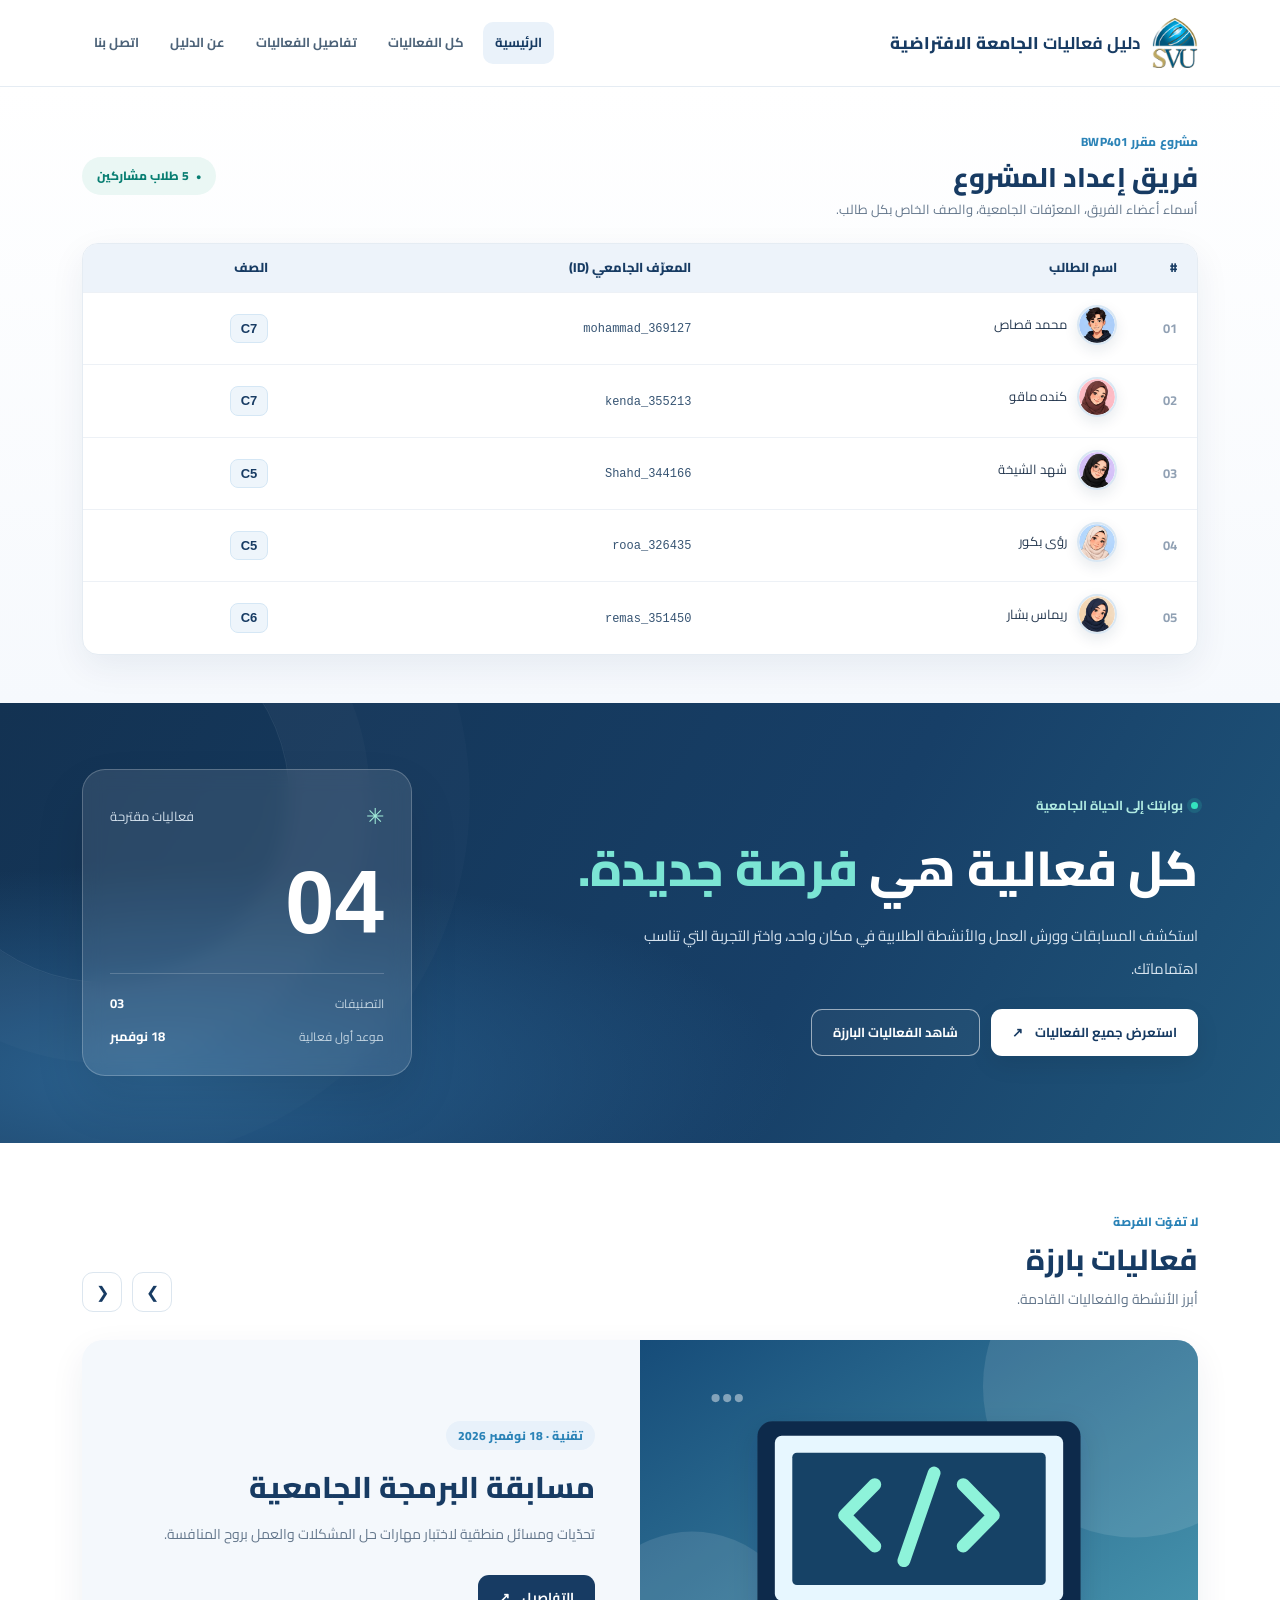
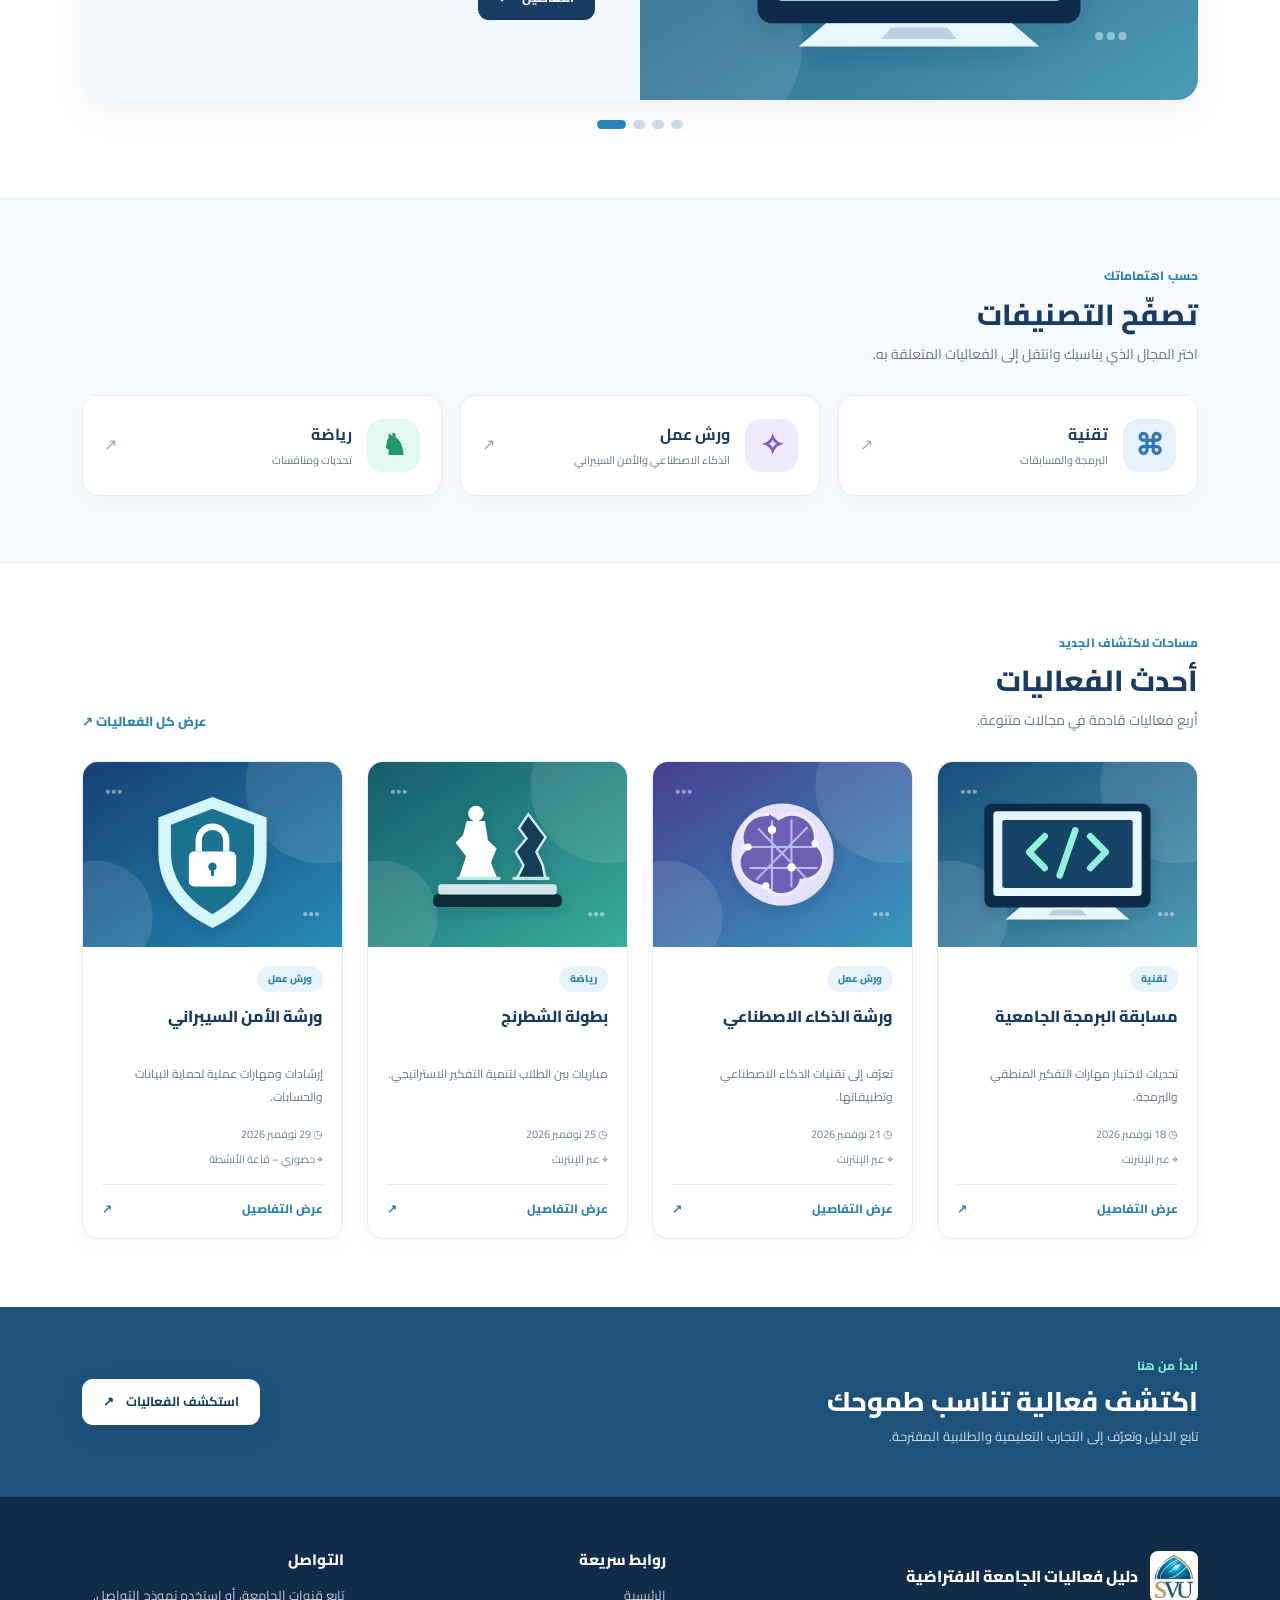
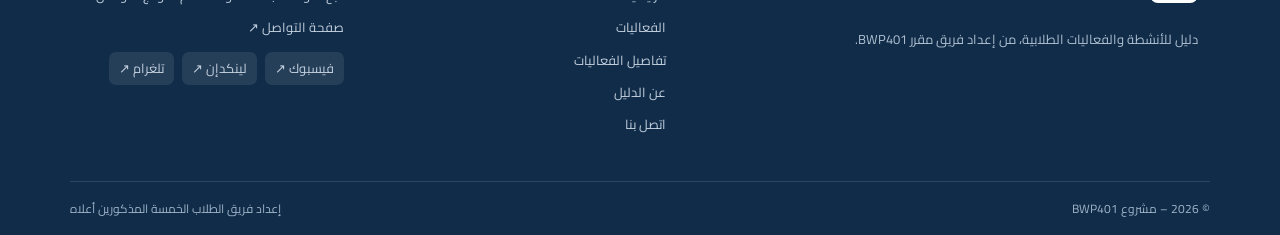
<file: index.html>
<!DOCTYPE html>
<html dir="rtl" lang="ar">
  <head>
    <meta charset="utf-8"/>
    <meta content="width=device-width, initial-scale=1.0" name="viewport"/>
    <meta content="دليل فعاليات الجامعة الافتراضية: مسابقات تقنية وورش عمل وأنشطة طلابية." name="description"/>
    <title>الرئيسية | دليل فعاليات الجامعة الافتراضية</title>
    <link href="assets/img/favicon.png" rel="icon" type="image/png"/>
    <!-- تحميل خط Cairo المستخدم في صفحات الموقع. -->
    <link href="https://fonts.googleapis.com" rel="preconnect"/>
    <link crossorigin="" href="https://fonts.gstatic.com" rel="preconnect"/>
    <link href="https://fonts.googleapis.com/css2?family=Cairo:wght@400;500;600;700;800&amp;display=swap" rel="stylesheet"/>
    <!-- ملفات التصميم: Bootstrap أولًا ثم تنسيقات الموقع الخاصة. -->
    <link href="assets/lib/bootstrap.min.css" rel="stylesheet"/>
    <link href="assets/css/site.css" rel="stylesheet"/>
    <link href="assets/css/home.css" rel="stylesheet"/>
    <!-- تحميل سكربت Bootstrap وملفات JavaScript بعد قراءة الصفحة. -->
    <script defer="" src="assets/lib/bootstrap.bundle.min.js"></script>
    <script defer="" src="assets/js/common.js"></script>
    <script defer="" src="assets/js/home.js"></script>
  </head>
  <body>
    <!-- رابط مختصر للوصول مباشرة إلى المحتوى باستخدام لوحة المفاتيح. -->
    <a class="skip-link" href="#main-content">تجاوز القائمة إلى المحتوى</a>
    <!-- رأس الموقع المشترك: شعار الجامعة وروابط الصفحات. -->
    <header class="site-header">
      <div class="container header-inner">
        <a aria-label="دليل فعاليات الجامعة الافتراضية - الرئيسية" class="brand" href="index.html">
          <img alt="شعار الجامعة الافتراضية السورية" class="brand-logo" height="50" src="assets/img/svu-logo.png" width="46"/>
          <span class="brand-text">دليل فعاليات <strong>الجامعة الافتراضية</strong></span>
        </a>
        <!-- قائمة التنقل الرئيسية بين الصفحات الخمس. -->
        <nav aria-label="التنقل الرئيسي" class="site-nav navbar">
          <a aria-current="page" class="nav-link-custom nav-link active" href="index.html">الرئيسية</a>
          <a class="nav-link-custom nav-link" href="events.html">كل الفعاليات</a>
          <a class="nav-link-custom nav-link" href="event.html?id=programming">تفاصيل الفعاليات</a>
          <a class="nav-link-custom nav-link" href="about.html">عن الدليل</a>
          <a class="nav-link-custom nav-link" href="contact.html">اتصل بنا</a>
        </nav>
      </div>
    </header>
    <!-- بداية المحتوى الخاص بهذه الصفحة. -->
    <main id="main-content">
      <!-- معلومات فريق المشروع -->
      <!-- أسماء أعضاء الفريق -->
      <section aria-labelledby="team-title" class="team-first-section">
        <div class="container">
          <div class="team-heading">
            <div>
              <span class="eyebrow">مشروع مقرر BWP401</span>
              <h1 id="team-title">فريق إعداد المشروع</h1>
              <p>أسماء أعضاء الفريق، المعرّفات الجامعية، والصف الخاص بكل طالب.</p>
            </div>
            <span class="team-count"><span aria-hidden="true">●</span> 5 طلاب مشاركين</span>
          </div>
          <div aria-label="بيانات المشاركين" class="team-table-wrap" role="region" tabindex="0">
            <!-- جدول أسماء الطلاب الخمسة ومعرّفاتهم وصفوفهم. -->
            <table class="team-table">
              <thead>
                <tr>
                  <th scope="col">#</th>
                  <th scope="col">اسم الطالب</th>
                  <th scope="col">المعرّف الجامعي (ID)</th>
                  <th scope="col">الصف</th>
                </tr>
              </thead>
              <tbody>
                <tr>
                  <th scope="row">01</th>
                  <td>
                    <div class="team-member-name">
                      <img alt="رسم كرتوني رمزي للطالب محمد قصاص" class="team-avatar" height="40" src="assets/img/member-mohammad.png" width="40"/>
                      <span>محمد قصاص</span>
                    </div>
                  </td>
                  <td><bdi class="student-id">mohammad_369127</bdi></td>
                  <td><span class="class-pill">C7</span></td>
                </tr>
                <tr>
                  <th scope="row">02</th>
                  <td>
                    <div class="team-member-name">
                      <img alt="رسم كرتوني رمزي للطالب كنده ماقو" class="team-avatar" height="40" src="assets/img/member-kenda.png" width="40"/>
                      <span>كنده ماقو</span>
                    </div>
                  </td>
                  <td><bdi class="student-id">kenda_355213</bdi></td>
                  <td><span class="class-pill">C7</span></td>
                </tr>
                <tr>
                  <th scope="row">03</th>
                  <td>
                    <div class="team-member-name">
                      <img alt="رسم كرتوني رمزي للطالب شهد الشيخة" class="team-avatar" height="40" src="assets/img/member-shahd.png" width="40"/>
                      <span>شهد الشيخة</span>
                    </div>
                  </td>
                  <td><bdi class="student-id">Shahd_344166</bdi></td>
                  <td><span class="class-pill">C5</span></td>
                </tr>
                <tr>
                  <th scope="row">04</th>
                  <td>
                    <div class="team-member-name">
                      <img alt="رسم كرتوني رمزي للطالب رؤى بكور" class="team-avatar" height="40" src="assets/img/member-roaa.png" width="40"/>
                      <span>رؤى بكور</span>
                    </div>
                  </td>
                  <td><bdi class="student-id">rooa_326435</bdi></td>
                  <td><span class="class-pill">C5</span></td>
                </tr>
                <tr>
                  <th scope="row">05</th>
                  <td>
                    <div class="team-member-name">
                      <img alt="رسم كرتوني رمزي للطالب ريماس بشار" class="team-avatar" height="40" src="assets/img/member-remas.png" width="40"/>
                      <span>ريماس بشار</span>
                    </div>
                  </td>
                  <td><bdi class="student-id">remas_351450</bdi></td>
                  <td><span class="class-pill">C6</span></td>
                </tr>
              </tbody>
            </table>
          </div>
        </div>
      </section>
      <!-- واجهة الصفحة الرئيسية -->
      <section aria-labelledby="hero-title" class="hero-section">
        <div class="container hero-layout">
          <!-- نص الترحيب وروابط الانتقال إلى الفعاليات. -->
          <div class="hero-copy">
            <span class="hero-kicker"><span aria-hidden="true" class="pulse-dot"></span> بوابتك إلى الحياة الجامعية</span>
            <h2 id="hero-title">كل فعالية هي <span>فرصة جديدة.</span></h2>
            <p>استكشف المسابقات وورش العمل والأنشطة الطلابية في مكان واحد، واختر التجربة التي تناسب اهتماماتك.</p>
            <div class="hero-buttons">
              <a class="button button-light" href="events.html">استعرض جميع الفعاليات <span aria-hidden="true">↗</span></a>
              <a class="button button-outline-light" href="#featured-events">شاهد الفعاليات البارزة</a>
            </div>
          </div>
          <!-- ملخص سريع لعدد الفعاليات والتصنيفات. -->
          <div aria-label="ملخص الدليل" class="hero-stat-panel">
            <div class="hero-stat-top"><span aria-hidden="true" class="stat-symbol">✳</span><span>فعاليات مقترحة</span></div>
            <strong class="hero-stat-number">04</strong>
            <div class="stat-divider"></div>
            <div class="mini-stat"><span>التصنيفات</span><strong>03</strong></div>
            <div class="mini-stat"><span>موعد أول فعالية</span><strong>18 نوفمبر</strong></div>
          </div>
        </div>
      </section>
      <!-- الفعاليات البارزة -->
      <section aria-labelledby="featured-title" class="content-section featured-section" id="featured-events">
        <div class="container">
          <div class="section-heading">
            <div>
              <span class="eyebrow">لا تفوّت الفرصة</span>
              <h2 id="featured-title">فعاليات بارزة</h2>
              <p>أبرز الأنشطة والفعاليات القادمة.</p>
            </div>
            <!-- أزرار الانتقال بين شرائح الفعاليات البارزة. -->
            <div class="slider-controls">
              <button aria-label="الفعالية التالية" class="slider-arrow" id="slide-next" type="button">❯</button>
              <button aria-label="الفعالية السابقة" class="slider-arrow" id="slide-prev" type="button">❮</button>
            </div>
          </div>
          <!-- السلايدر: يعرض home.js شريحة واحدة في كل مرة. -->
          <div aria-label="الفعاليات البارزة" aria-roledescription="سلايدر" class="spotlight" id="highlight-slider">
            <!-- الشريحة الأولى الظاهرة عند فتح الصفحة. -->
            <article class="spotlight-slide" data-slide="0">
              <div class="spotlight-image">
                <img alt="طلاب يستخدمون حواسيب محمولة" data-fallback="assets/img/programming.svg" onerror="this.onerror=null;this.src=this.dataset.fallback" src="https://images.unsplash.com/photo-1519389950473-47ba0277781c?auto=format&amp;fit=crop&amp;w=1200&amp;q=82"/>
              </div>
              <div class="spotlight-content">
                <span class="spotlight-tag">تقنية · 18 نوفمبر 2026</span>
                <h3>مسابقة البرمجة الجامعية</h3>
                <p>تحدّيات ومسائل منطقية لاختبار مهارات حل المشكلات والعمل بروح المنافسة.</p>
                <a class="button button-primary" href="event.html?id=programming">التفاصيل <span aria-hidden="true">↗</span></a>
              </div>
            </article>
            <!-- تبدأ الشرائح الأخرى مخفية، ثم يبدّل JavaScript بينها. -->
            <article class="spotlight-slide" data-slide="1" hidden="">
              <div class="spotlight-image">
                <img alt="طلبة يناقشون مشروعًا على الحاسوب" data-fallback="assets/img/ai.svg" onerror="this.onerror=null;this.src=this.dataset.fallback" src="https://images.unsplash.com/photo-1758270705317-3ef6142d306f?auto=format&amp;fit=crop&amp;w=1200&amp;q=82"/>
              </div>
              <div class="spotlight-content">
                <span class="spotlight-tag">ورش عمل · 21 نوفمبر 2026</span>
                <h3>ورشة الذكاء الاصطناعي</h3>
                <p>مدخل إلى تطبيقات الذكاء الاصطناعي وأفكار عملية للطلاب المهتمين بالتكنولوجيا.</p>
                <a class="button button-primary" href="event.html?id=ai">التفاصيل <span aria-hidden="true">↗</span></a>
              </div>
            </article>
            <article class="spotlight-slide" data-slide="2" hidden="">
              <div class="spotlight-image">
                <img alt="صورة لرقعة الشطرنج" data-fallback="assets/img/chess.svg" onerror="this.onerror=null;this.src=this.dataset.fallback" src="https://images.unsplash.com/photo-1750650537247-f68ded1a9320?auto=format&amp;fit=crop&amp;w=1200&amp;q=82"/>
              </div>
              <div class="spotlight-content">
                <span class="spotlight-tag">رياضة · 25 نوفمبر 2026</span>
                <h3>بطولة الشطرنج</h3>
                <p>نافس زملاءك في مباريات ممتعة تتطلب التركيز والتخطيط والتفكير الاستراتيجي.</p>
                <a class="button button-primary" href="event.html?id=chess">التفاصيل <span aria-hidden="true">↗</span></a>
              </div>
            </article>
            <article class="spotlight-slide" data-slide="3" hidden="">
              <div class="spotlight-image">
                <img alt="حاسوب يعرض شاشة برمجة" data-fallback="assets/img/cyber.svg" onerror="this.onerror=null;this.src=this.dataset.fallback" src="https://images.unsplash.com/photo-1763568258143-904ea924ac53?auto=format&amp;fit=crop&amp;w=1200&amp;q=82"/>
              </div>
              <div class="spotlight-content">
                <span class="spotlight-tag">ورش عمل · 29 نوفمبر 2026</span>
                <h3>ورشة الأمن السيبراني</h3>
                <p>تعرّف إلى أساسيات حماية الحسابات والبيانات وأهم الممارسات الآمنة على الإنترنت.</p>
                <a class="button button-primary" href="event.html?id=cyber">التفاصيل <span aria-hidden="true">↗</span></a>
              </div>
            </article>
          </div>
          <!-- نقاط اختيار الشريحة مرتبطة بالترتيب الموجود في data-dot. -->
          <div aria-label="الانتقال بين الشرائح" class="slider-pagination" id="slider-dots">
            <button aria-current="true" aria-label="عرض مسابقة البرمجة" class="slider-dot is-active" data-dot="0" type="button"></button>
            <button aria-label="عرض ورشة الذكاء الاصطناعي" class="slider-dot" data-dot="1" type="button"></button>
            <button aria-label="عرض بطولة الشطرنج" class="slider-dot" data-dot="2" type="button"></button>
            <button aria-label="عرض ورشة الأمن السيبراني" class="slider-dot" data-dot="3" type="button"></button>
          </div>
        </div>
      </section>
      <!-- التصنيفات -->
      <section aria-labelledby="categories-title" class="content-section categories-section">
        <div class="container">
          <div class="section-heading">
            <div>
              <span class="eyebrow">حسب اهتماماتك</span>
              <h2 id="categories-title">تصفّح التصنيفات</h2>
              <p>اختر المجال الذي يناسبك وانتقل إلى الفعاليات المتعلقة به.</p>
            </div>
          </div>
          <!-- روابط التصنيفات تنقل إلى صفحة الفعاليات مع تحديد الفلتر. -->
          <div class="category-grid">
            <a class="category-card" href="events.html?category=tech">
              <span aria-hidden="true" class="category-icon tech">⌘</span>
              <span><strong>تقنية</strong><small>البرمجة والمسابقات</small></span>
              <span aria-hidden="true" class="category-arrow">↗</span>
            </a>
            <a class="category-card" href="events.html?category=workshop">
              <span aria-hidden="true" class="category-icon workshop">✧</span>
              <span><strong>ورش عمل</strong><small>الذكاء الاصطناعي والأمن السيبراني</small></span>
              <span aria-hidden="true" class="category-arrow">↗</span>
            </a>
            <a class="category-card" href="events.html?category=sports">
              <span aria-hidden="true" class="category-icon sports">♞</span>
              <span><strong>رياضة</strong><small>تحديات ومنافسات</small></span>
              <span aria-hidden="true" class="category-arrow">↗</span>
            </a>
          </div>
        </div>
      </section>
      <!-- أحدث الفعاليات -->
      <section aria-labelledby="latest-title" class="content-section latest-section">
        <div class="container">
          <div class="section-heading">
            <div>
              <span class="eyebrow">مساحات لاكتشاف الجديد</span>
              <h2 id="latest-title">أحدث الفعاليات</h2>
              <p>أربع فعاليات قادمة في مجالات متنوعة.</p>
            </div>
            <a class="section-link" href="events.html">عرض كل الفعاليات <span aria-hidden="true">↗</span></a>
          </div>
          <!-- بطاقات الفعاليات الأربع موزعة بنظام Bootstrap Grid. -->
          <div class="row g-4">
            <div class="col-12 col-md-6 col-xl-3">
              <article class="event-card card h-100">
                <img alt="مجموعة حواسيب في مساحة عمل" data-fallback="assets/img/programming.svg" loading="lazy" onerror="this.onerror=null;this.src=this.dataset.fallback" src="https://images.unsplash.com/photo-1519389950473-47ba0277781c?auto=format&amp;fit=crop&amp;w=1200&amp;q=82"/>
                <div class="event-card-body">
                  <span class="event-category">تقنية</span>
                  <h3>مسابقة البرمجة الجامعية</h3>
                  <p>تحديات لاختبار مهارات التفكير المنطقي والبرمجة.</p>
                  <div class="event-meta"><span>◷ 18 نوفمبر 2026</span><span>⌖ عبر الإنترنت</span></div>
                  <a class="event-more" href="event.html?id=programming">عرض التفاصيل <span aria-hidden="true">↗</span></a>
                </div>
              </article>
            </div>
            <div class="col-12 col-md-6 col-xl-3">
              <article class="event-card card h-100">
                <img alt="مجموعة طلاب يتعاونون على مشروع" data-fallback="assets/img/ai.svg" loading="lazy" onerror="this.onerror=null;this.src=this.dataset.fallback" src="https://images.unsplash.com/photo-1758270705317-3ef6142d306f?auto=format&amp;fit=crop&amp;w=1200&amp;q=82"/>
                <div class="event-card-body">
                  <span class="event-category">ورش عمل</span>
                  <h3>ورشة الذكاء الاصطناعي</h3>
                  <p>تعرّف إلى تقنيات الذكاء الاصطناعي وتطبيقاتها.</p>
                  <div class="event-meta"><span>◷ 21 نوفمبر 2026</span><span>⌖ عبر الإنترنت</span></div>
                  <a class="event-more" href="event.html?id=ai">عرض التفاصيل <span aria-hidden="true">↗</span></a>
                </div>
              </article>
            </div>
            <div class="col-12 col-md-6 col-xl-3">
              <article class="event-card card h-100">
                <img alt="رقعة شطرنج وقطع اللعب" data-fallback="assets/img/chess.svg" loading="lazy" onerror="this.onerror=null;this.src=this.dataset.fallback" src="https://images.unsplash.com/photo-1750650537247-f68ded1a9320?auto=format&amp;fit=crop&amp;w=1200&amp;q=82"/>
                <div class="event-card-body">
                  <span class="event-category">رياضة</span>
                  <h3>بطولة الشطرنج</h3>
                  <p>مباريات بين الطلاب لتنمية التفكير الاستراتيجي.</p>
                  <div class="event-meta"><span>◷ 25 نوفمبر 2026</span><span>⌖ عبر الإنترنت</span></div>
                  <a class="event-more" href="event.html?id=chess">عرض التفاصيل <span aria-hidden="true">↗</span></a>
                </div>
              </article>
            </div>
            <div class="col-12 col-md-6 col-xl-3">
              <article class="event-card card h-100">
                <img alt="حاسوب يعرض أكواد برمجية" data-fallback="assets/img/cyber.svg" loading="lazy" onerror="this.onerror=null;this.src=this.dataset.fallback" src="https://images.unsplash.com/photo-1763568258143-904ea924ac53?auto=format&amp;fit=crop&amp;w=1200&amp;q=82"/>
                <div class="event-card-body">
                  <span class="event-category">ورش عمل</span>
                  <h3>ورشة الأمن السيبراني</h3>
                  <p>إرشادات ومهارات عملية لحماية البيانات والحسابات.</p>
                  <div class="event-meta"><span>◷ 29 نوفمبر 2026</span><span>⌖ حضوري – قاعة الأنشطة</span></div>
                  <a class="event-more" href="event.html?id=cyber">عرض التفاصيل <span aria-hidden="true">↗</span></a>
                </div>
              </article>
            </div>
          </div>
        </div>
      </section>
      <!-- رابط استعراض الفعاليات -->
      <!-- رابط ختامي للانتقال إلى صفحة جميع الفعاليات. -->
      <section aria-labelledby="cta-title" class="cta-section">
        <div class="container cta-inner">
          <div>
            <span class="eyebrow">ابدأ من هنا</span>
            <h2 id="cta-title">اكتشف فعالية تناسب طموحك</h2>
            <p>تابع الدليل وتعرّف إلى التجارب التعليمية والطلابية المقترحة.</p>
          </div>
          <a class="button button-light" href="events.html">استكشف الفعاليات <span aria-hidden="true">↗</span></a>
        </div>
      </section>
    </main>
    <!-- تذييل مشترك يحتوي الروابط ووسائل التواصل. -->
    <footer class="site-footer">
      <div class="container footer-main">
        <div>
          <a class="footer-brand" href="index.html">
            <img alt="شعار الجامعة الافتراضية السورية" class="footer-logo" height="46" src="assets/img/svu-logo.png" width="42"/>
            <span>دليل فعاليات الجامعة الافتراضية</span>
          </a>
          <p>دليل للأنشطة والفعاليات الطلابية، من إعداد فريق مقرر BWP401.</p>
        </div>
        <div>
                    <h2>روابط سريعة</h2>
          <a href="index.html">الرئيسية</a>
          <a href="events.html">الفعاليات</a>
          <a href="event.html?id=programming">تفاصيل الفعاليات</a>
          <a href="about.html">عن الدليل</a>
          <a href="contact.html">اتصل بنا</a>
        </div>
        <div>
          <h2>التواصل</h2>
          <span>تابع قنوات الجامعة، أو استخدم نموذج التواصل.</span>
          <a href="contact.html">صفحة التواصل ↗</a>
          <!-- روابط حسابات الجامعة المستخدمة في التذييل. -->
          <div aria-label="روابط الجامعة الافتراضية السورية" class="footer-social">
            <a href="https://www.facebook.com/svuonline.org" rel="noopener noreferrer" target="_blank">فيسبوك ↗</a>
            <a href="https://www.linkedin.com/company/syrianvirtualuniversity" rel="noopener noreferrer" target="_blank">لينكدإن ↗</a>
            <a href="https://t.me/Syrianvirtualuniversity" rel="noopener noreferrer" target="_blank">تلغرام ↗</a>
          </div>
        </div>
      </div>
      <div class="container footer-bottom"><span>© 2026 – مشروع BWP401</span><span>إعداد فريق الطلاب الخمسة المذكورين أعلاه</span></div>
    </footer>
    <!-- زر العودة للأعلى، والتحكم فيه موجود في common.js. -->
    <button aria-label="العودة إلى أعلى الصفحة" class="to-top" id="to-top" title="العودة إلى أعلى الصفحة" type="button">↑</button>
  </body>
</html>
</file>
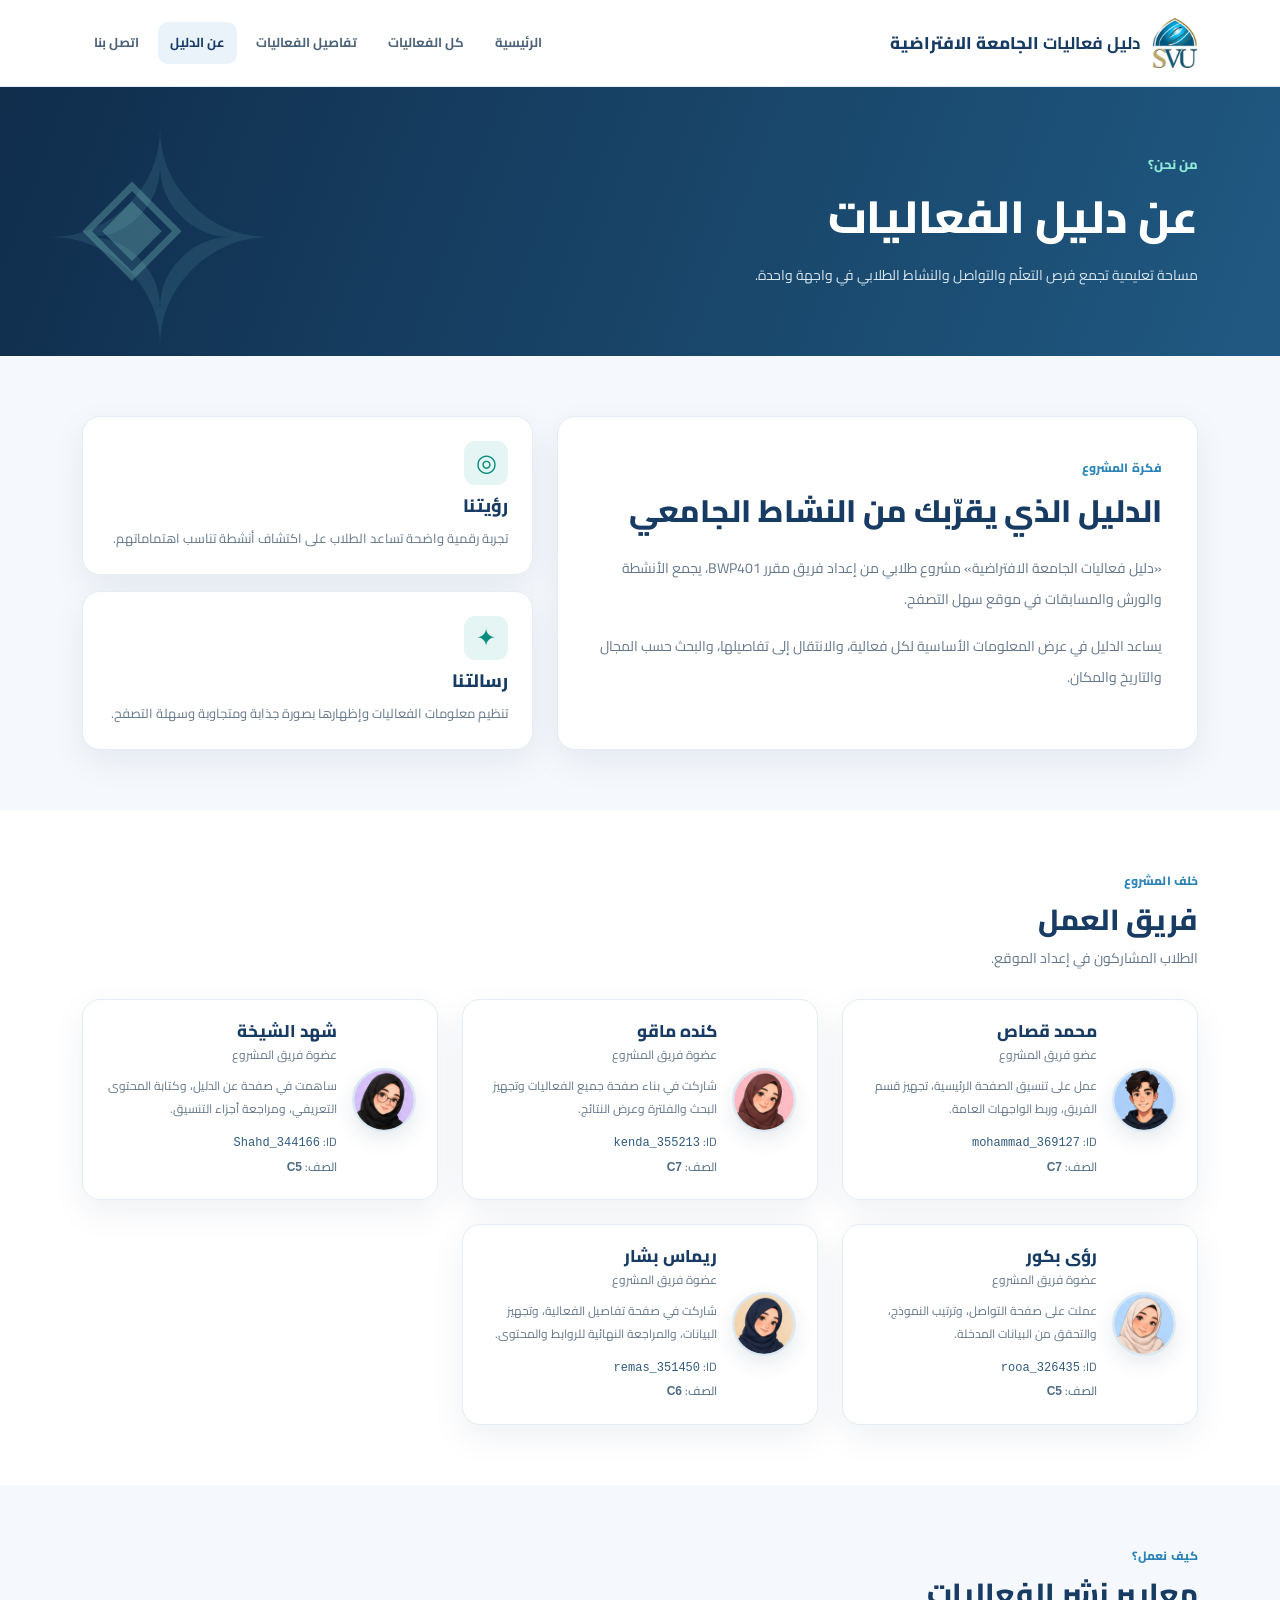
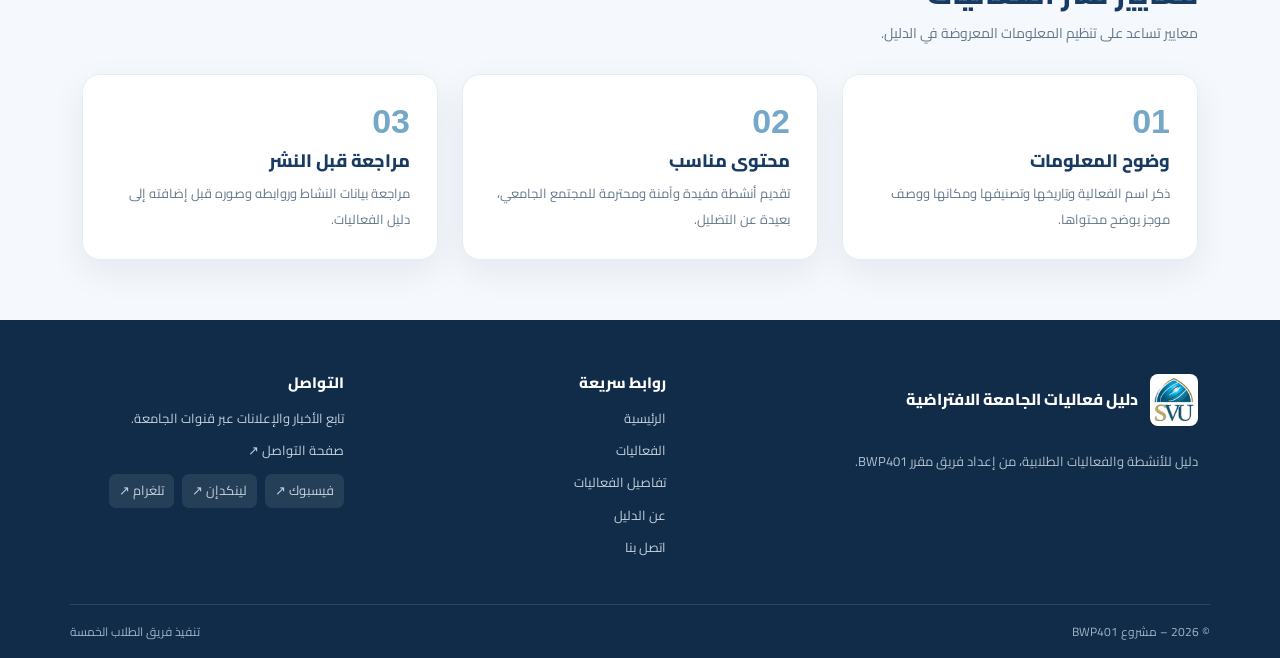
<file: about.html>
<!DOCTYPE html>
<html dir="rtl" lang="ar">
  <head>
    <meta charset="utf-8"/>
    <meta content="width=device-width, initial-scale=1" name="viewport"/>
    <meta content="دليل للفعاليات الجامعية والأنشطة الطلابية والورش والمسابقات." name="description"/>
    <title>عن الدليل | دليل فعاليات الجامعة الافتراضية</title>
    <link href="assets/img/favicon.png" rel="icon" type="image/png"/>
    <!-- تحميل خط Cairo المستخدم في صفحات الموقع. -->
    <link href="https://fonts.googleapis.com" rel="preconnect"/>
    <link crossorigin="" href="https://fonts.gstatic.com" rel="preconnect"/>
    <link href="https://fonts.googleapis.com/css2?family=Cairo:wght@400;500;600;700;800&amp;display=swap" rel="stylesheet"/>
    <!-- ملفات التصميم: Bootstrap أولًا ثم تنسيقات الموقع الخاصة. -->
    <link href="assets/lib/bootstrap.min.css" rel="stylesheet"/>
    <link href="assets/css/site.css" rel="stylesheet"/>
    <link href="assets/css/home.css" rel="stylesheet"/>
    <link href="assets/css/pages.css" rel="stylesheet"/>
    <!-- تحميل سكربت Bootstrap وملفات JavaScript بعد قراءة الصفحة. -->
    <script defer="" src="assets/lib/bootstrap.bundle.min.js"></script>
    <script defer="" src="assets/js/common.js"></script>
  </head>
  <body>
    <!-- رابط مختصر للوصول مباشرة إلى المحتوى باستخدام لوحة المفاتيح. -->
    <a class="skip-link" href="#main-content">تجاوز القائمة إلى المحتوى</a>
    <!-- رأس الموقع المشترك: شعار الجامعة وروابط الصفحات. -->
    <header class="site-header">
      <div class="container header-inner">
        <a aria-label="الرئيسية – دليل فعاليات الجامعة الافتراضية" class="brand" href="index.html">
          <img alt="شعار الجامعة الافتراضية السورية" class="brand-logo" height="50" src="assets/img/svu-logo.png" width="46"/>
          <span class="brand-text">دليل فعاليات <strong>الجامعة الافتراضية</strong></span>
        </a>
        <!-- قائمة التنقل الرئيسية بين الصفحات الخمس. -->
        <nav aria-label="التنقل الرئيسي" class="site-nav navbar">
          <a class="nav-link-custom nav-link" href="index.html">الرئيسية</a>
          <a class="nav-link-custom nav-link" href="events.html">كل الفعاليات</a>
          <a class="nav-link-custom nav-link" href="event.html?id=programming">تفاصيل الفعاليات</a>
          <a aria-current="page" class="nav-link-custom nav-link active" href="about.html">عن الدليل</a>
          <a class="nav-link-custom nav-link" href="contact.html">اتصل بنا</a>
        </nav>
      </div>
    </header>
    <!-- بداية المحتوى الخاص بهذه الصفحة. -->
    <main id="main-content">
      <!-- عنوان الصفحة -->
      <section class="page-banner">
        <div class="container page-banner-inner">
          <div>
            <span class="banner-overline">من نحن؟</span>
            <h1>عن دليل الفعاليات</h1>
            <p>مساحة تعليمية تجمع فرص التعلّم والتواصل والنشاط الطلابي في واجهة واحدة.</p>
          </div>
          <div aria-hidden="true" class="banner-decoration">◈</div>
        </div>
      </section>
      <section class="inner-section">
        <div class="container">
          <!-- توزيع بطاقات الأعضاء باستخدام شبكة Bootstrap. -->
          <div class="row g-4">
            <div class="col-12 col-lg-7">
              <!-- شرح فكرة الدليل والغرض من إنشائه. -->
              <div class="story-panel h-100">
                <span class="eyebrow">فكرة المشروع</span>
                <h2>الدليل الذي يقرّبك من النشاط الجامعي</h2>
                <p>«دليل فعاليات الجامعة الافتراضية» مشروع طلابي من إعداد فريق مقرر BWP401، يجمع الأنشطة والورش والمسابقات في موقع سهل التصفح.</p>
                <p>يساعد الدليل في عرض المعلومات الأساسية لكل فعالية، والانتقال إلى تفاصيلها، والبحث حسب المجال والتاريخ والمكان.</p>
              </div>
            </div>
            <div class="col-12 col-lg-5">
              <!-- بطاقتا الرؤية والرسالة الخاصتان بالدليل. -->
              <div class="mission-stack">
                <article class="mission-card">
                  <span class="mission-icon">◎</span>
                  <h3>رؤيتنا</h3>
                  <p>تجربة رقمية واضحة تساعد الطلاب على اكتشاف أنشطة تناسب اهتماماتهم.</p>
                </article>
                <article class="mission-card">
                  <span class="mission-icon">✦</span>
                  <h3>رسالتنا</h3>
                  <p>تنظيم معلومات الفعاليات وإظهارها بصورة جذابة ومتجاوبة وسهلة التصفح.</p>
                </article>
              </div>
            </div>
          </div>
        </div>
      </section>
      <!-- أعضاء الفريق -->
      <!-- قسم أعضاء فريق المشروع مع الصور الرمزية وتوزيع المهام. -->
      <section class="inner-section team-about-section">
        <div class="container">
          <div class="section-heading">
            <div>
              <span class="eyebrow">خلف المشروع</span>
              <h2>فريق العمل</h2>
              <p>الطلاب المشاركون في إعداد الموقع.</p>
            </div>
          </div>
          <div class="row g-4">
            <div class="col-12 col-md-6 col-xl-4">
              <article class="member-card h-100">
                <div aria-hidden="true" class="avatar avatar-photo-wrap">
                  <img alt="رسم كرتوني رمزي للطالب محمد قصاص" class="member-photo" height="64" src="assets/img/member-mohammad.png" width="64"/>
                </div>
                <div>
                  <h3>محمد قصاص</h3>
                  <p>عضو فريق المشروع</p>
                  <p class="member-task">عمل على تنسيق الصفحة الرئيسية، تجهيز قسم الفريق، وربط الواجهات العامة.</p>
                  <div class="member-data"><span>ID: <bdi>mohammad_369127</bdi></span><span>الصف: <strong>C7</strong></span></div>
                </div>
              </article>
            </div>
            <div class="col-12 col-md-6 col-xl-4">
              <article class="member-card h-100">
                <div aria-hidden="true" class="avatar avatar-photo-wrap">
                  <img alt="رسم كرتوني رمزي للطالب كنده ماقو" class="member-photo" height="64" src="assets/img/member-kenda.png" width="64"/>
                </div>
                <div>
                  <h3>كنده ماقو</h3>
                  <p>عضوة فريق المشروع</p>
                  <p class="member-task">شاركت في بناء صفحة جميع الفعاليات وتجهيز البحث والفلترة وعرض النتائج.</p>
                  <div class="member-data"><span>ID: <bdi>kenda_355213</bdi></span><span>الصف: <strong>C7</strong></span></div>
                </div>
              </article>
            </div>
            <div class="col-12 col-md-6 col-xl-4">
              <article class="member-card h-100">
                <div aria-hidden="true" class="avatar avatar-photo-wrap">
                  <img alt="رسم كرتوني رمزي للطالب شهد الشيخة" class="member-photo" height="64" src="assets/img/member-shahd.png" width="64"/>
                </div>
                <div>
                  <h3>شهد الشيخة</h3>
                  <p>عضوة فريق المشروع</p>
                  <p class="member-task">ساهمت في صفحة عن الدليل، وكتابة المحتوى التعريفي، ومراجعة أجزاء التنسيق.</p>
                  <div class="member-data"><span>ID: <bdi>Shahd_344166</bdi></span><span>الصف: <strong>C5</strong></span></div>
                </div>
              </article>
            </div>
            <div class="col-12 col-md-6 col-xl-4">
              <article class="member-card h-100">
                <div aria-hidden="true" class="avatar avatar-photo-wrap">
                  <img alt="رسم كرتوني رمزي للطالب رؤى بكور" class="member-photo" height="64" src="assets/img/member-roaa.png" width="64"/>
                </div>
                <div>
                  <h3>رؤى بكور</h3>
                  <p>عضوة فريق المشروع</p>
                  <p class="member-task">عملت على صفحة التواصل، وترتيب النموذج، والتحقق من البيانات المدخلة.</p>
                  <div class="member-data"><span>ID: <bdi>rooa_326435</bdi></span><span>الصف: <strong>C5</strong></span></div>
                </div>
              </article>
            </div>
            <div class="col-12 col-md-6 col-xl-4">
              <article class="member-card h-100">
                <div aria-hidden="true" class="avatar avatar-photo-wrap">
                  <img alt="رسم كرتوني رمزي للطالب ريماس بشار" class="member-photo" height="64" src="assets/img/member-remas.png" width="64"/>
                </div>
                <div>
                  <h3>ريماس بشار</h3>
                  <p>عضوة فريق المشروع</p>
                  <p class="member-task">شاركت في صفحة تفاصيل الفعالية، وتجهيز البيانات، والمراجعة النهائية للروابط والمحتوى.</p>
                  <div class="member-data"><span>ID: <bdi>remas_351450</bdi></span><span>الصف: <strong>C6</strong></span></div>
                </div>
              </article>
            </div>
          </div>
        </div>
      </section>
      <section class="inner-section">
        <div class="container">
          <div class="section-heading">
            <div>
              <span class="eyebrow">كيف نعمل؟</span>
              <h2>معايير نشر الفعاليات</h2>
              <p>معايير تساعد على تنظيم المعلومات المعروضة في الدليل.</p>
            </div>
          </div>
          <!-- ثلاث بطاقات لمعايير إدراج الفعاليات. -->
          <div class="row g-4 policy-grid">
            <div class="col-12 col-lg-4">
              <article class="policy-card h-100">
                <span class="policy-number">01</span>
                <h3>وضوح المعلومات</h3>
                <p>ذكر اسم الفعالية وتاريخها وتصنيفها ومكانها ووصف موجز يوضح محتواها.</p>
              </article>
            </div>
            <div class="col-12 col-lg-4">
              <article class="policy-card h-100">
                <span class="policy-number">02</span>
                <h3>محتوى مناسب</h3>
                <p>تقديم أنشطة مفيدة وآمنة ومحترمة للمجتمع الجامعي، بعيدة عن التضليل.</p>
              </article>
            </div>
            <div class="col-12 col-lg-4">
              <article class="policy-card h-100">
                <span class="policy-number">03</span>
                <h3>مراجعة قبل النشر</h3>
                <p>مراجعة بيانات النشاط وروابطه وصوره قبل إضافته إلى دليل الفعاليات.</p>
              </article>
            </div>
          </div>
        </div>
      </section>
    </main>
    <!-- تذييل مشترك يحتوي الروابط ووسائل التواصل. -->
    <footer class="site-footer">
      <div class="container footer-main">
        <div>
          <a class="footer-brand" href="index.html">
            <img alt="شعار الجامعة الافتراضية السورية" class="footer-logo" height="46" src="assets/img/svu-logo.png" width="42"/>
            <span>دليل فعاليات الجامعة الافتراضية</span>
          </a>
          <p>دليل للأنشطة والفعاليات الطلابية، من إعداد فريق مقرر BWP401.</p>
        </div>
        <div>
                    <h2>روابط سريعة</h2>
          <a href="index.html">الرئيسية</a>
          <a href="events.html">الفعاليات</a>
          <a href="event.html?id=programming">تفاصيل الفعاليات</a>
          <a href="about.html">عن الدليل</a>
          <a href="contact.html">اتصل بنا</a>
        </div>
        <div>
          <h2>التواصل</h2>
          <span>تابع الأخبار والإعلانات عبر قنوات الجامعة.</span>
          <a href="contact.html">صفحة التواصل ↗</a>
          <!-- روابط قنوات الجامعة في تذييل الصفحة. -->
          <div aria-label="روابط الجامعة الافتراضية السورية" class="footer-social">
            <a href="https://www.facebook.com/svuonline.org" rel="noopener noreferrer" target="_blank">فيسبوك ↗</a>
            <a href="https://www.linkedin.com/company/syrianvirtualuniversity" rel="noopener noreferrer" target="_blank">لينكدإن ↗</a>
            <a href="https://t.me/Syrianvirtualuniversity" rel="noopener noreferrer" target="_blank">تلغرام ↗</a>
          </div>
        </div>
      </div>
      <div class="container footer-bottom"><span>© 2026 – مشروع BWP401</span><span>تنفيذ فريق الطلاب الخمسة</span></div>
    </footer>
    <!-- زر العودة للأعلى، والتحكم فيه موجود في common.js. -->
    <button aria-label="العودة إلى أعلى الصفحة" class="to-top" id="to-top" title="العودة إلى أعلى الصفحة" type="button">↑</button>
  </body>
</html>
</file>
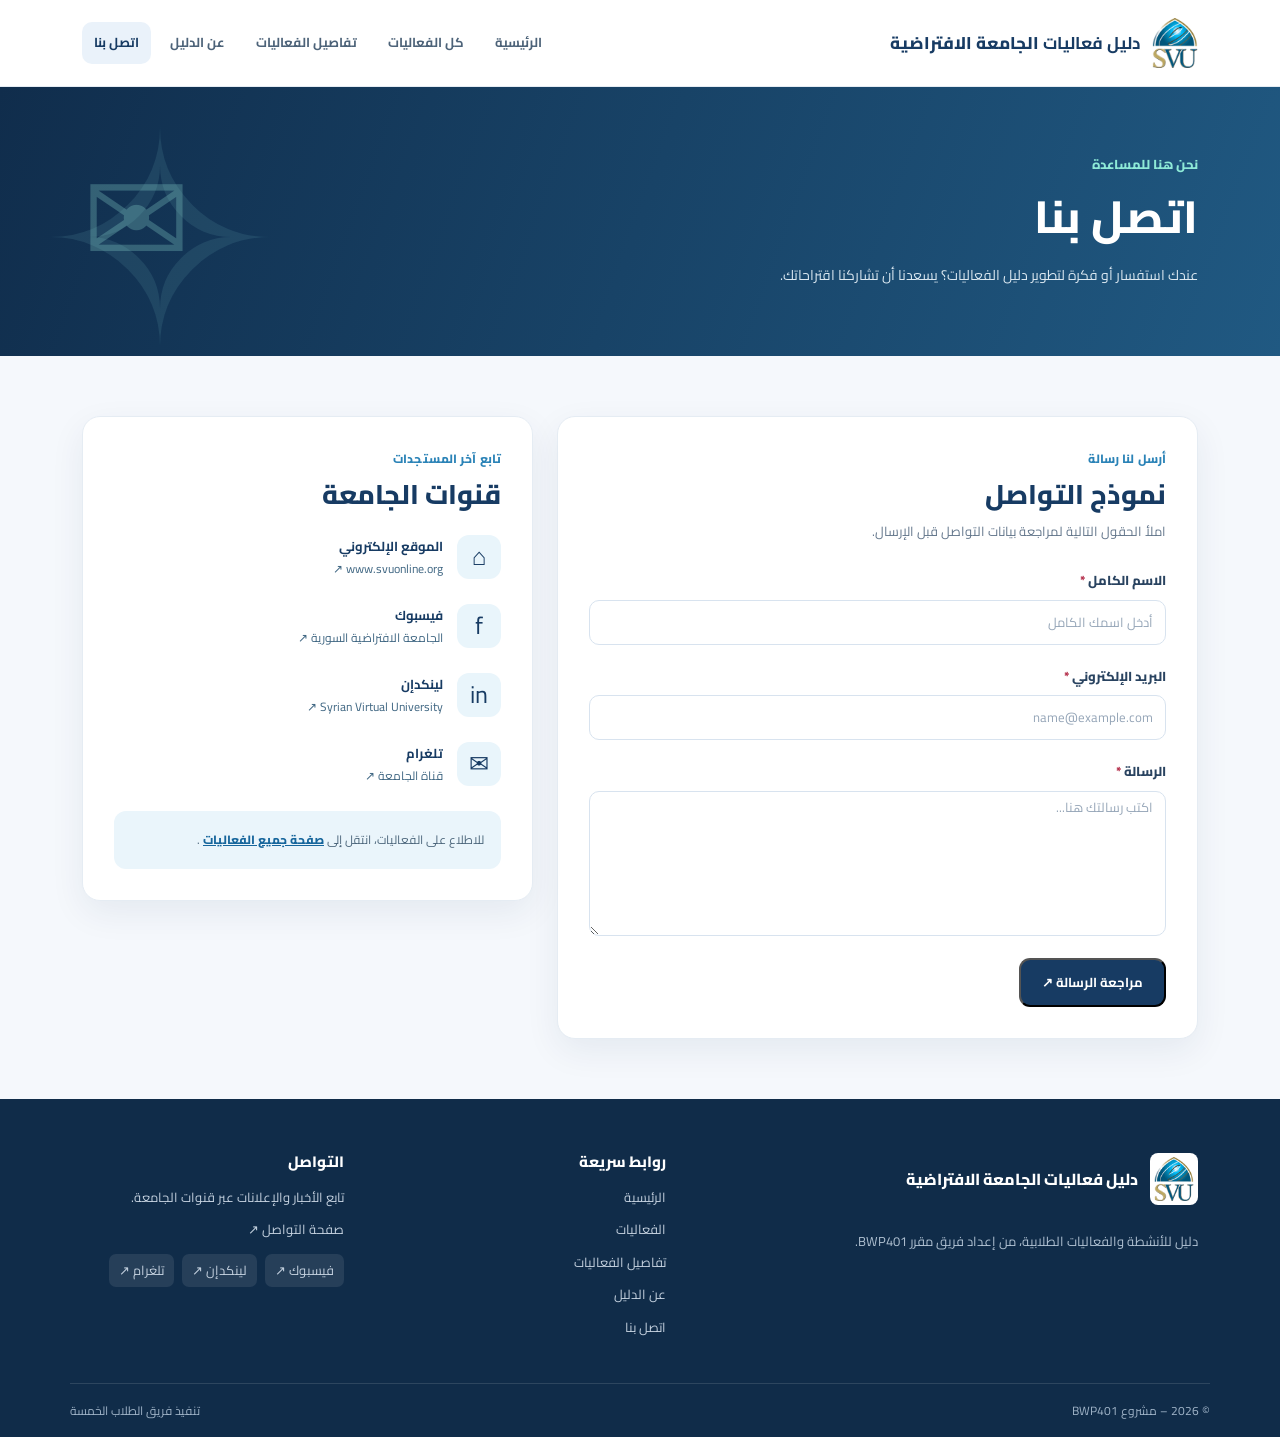
<file: contact.html>
<!DOCTYPE html>
<html dir="rtl" lang="ar">
  <head>
    <meta charset="utf-8"/>
    <meta content="width=device-width, initial-scale=1" name="viewport"/>
    <meta content="دليل للفعاليات الجامعية والأنشطة الطلابية والورش والمسابقات." name="description"/>
    <title>اتصل بنا | دليل فعاليات الجامعة الافتراضية</title>
    <link href="assets/img/favicon.png" rel="icon" type="image/png"/>
    <!-- تحميل خط Cairo المستخدم في صفحات الموقع. -->
    <link href="https://fonts.googleapis.com" rel="preconnect"/>
    <link crossorigin="" href="https://fonts.gstatic.com" rel="preconnect"/>
    <link href="https://fonts.googleapis.com/css2?family=Cairo:wght@400;500;600;700;800&amp;display=swap" rel="stylesheet"/>
    <!-- ملفات التصميم: Bootstrap أولًا ثم تنسيقات الموقع الخاصة. -->
    <link href="assets/lib/bootstrap.min.css" rel="stylesheet"/>
    <link href="assets/css/site.css" rel="stylesheet"/>
    <link href="assets/css/home.css" rel="stylesheet"/>
    <link href="assets/css/pages.css" rel="stylesheet"/>
    <!-- تحميل سكربت Bootstrap وملفات JavaScript بعد قراءة الصفحة. -->
    <script defer="" src="assets/lib/bootstrap.bundle.min.js"></script>
    <script defer="" src="assets/js/common.js"></script>
    <script defer="" src="assets/js/contact.js"></script>
  </head>
  <body>
    <!-- رابط مختصر للوصول مباشرة إلى المحتوى باستخدام لوحة المفاتيح. -->
    <a class="skip-link" href="#main-content">تجاوز القائمة إلى المحتوى</a>
    <!-- رأس الموقع المشترك: شعار الجامعة وروابط الصفحات. -->
    <header class="site-header">
      <div class="container header-inner">
        <a aria-label="الرئيسية – دليل فعاليات الجامعة الافتراضية" class="brand" href="index.html">
          <img alt="شعار الجامعة الافتراضية السورية" class="brand-logo" height="50" src="assets/img/svu-logo.png" width="46"/>
          <span class="brand-text">دليل فعاليات <strong>الجامعة الافتراضية</strong></span>
        </a>
        <!-- قائمة التنقل الرئيسية بين الصفحات الخمس. -->
        <nav aria-label="التنقل الرئيسي" class="site-nav navbar">
          <a class="nav-link-custom nav-link" href="index.html">الرئيسية</a>
          <a class="nav-link-custom nav-link" href="events.html">كل الفعاليات</a>
          <a class="nav-link-custom nav-link" href="event.html?id=programming">تفاصيل الفعاليات</a>
          <a class="nav-link-custom nav-link" href="about.html">عن الدليل</a>
          <a aria-current="page" class="nav-link-custom nav-link active" href="contact.html">اتصل بنا</a>
        </nav>
      </div>
    </header>
    <!-- بداية المحتوى الخاص بهذه الصفحة. -->
    <main id="main-content">
      <!-- عنوان الصفحة -->
      <section class="page-banner">
        <div class="container page-banner-inner">
          <div>
            <span class="banner-overline">نحن هنا للمساعدة</span>
            <h1>اتصل بنا</h1>
            <p>عندك استفسار أو فكرة لتطوير دليل الفعاليات؟ يسعدنا أن تشاركنا اقتراحاتك.</p>
          </div>
          <div aria-hidden="true" class="banner-decoration">✉</div>
        </div>
      </section>
      <!-- نموذج التواصل -->
      <section class="inner-section contact-section">
        <div class="container">
          <div class="row g-4">
            <div class="col-12 col-lg-7">
              <!-- الجزء الأيمن: نموذج إدخال بيانات التواصل. -->
              <section aria-labelledby="contact-form-title" class="contact-panel">
                <span class="eyebrow">أرسل لنا رسالة</span>
                <h2 id="contact-form-title">نموذج التواصل</h2>
                <p>املأ الحقول التالية لمراجعة بيانات التواصل قبل الإرسال.</p>
                <!-- يعالج contact.js التحقق من الحقول ومنع الإرسال الافتراضي. -->
                <form id="contact-form" novalidate="">
                  <div class="row g-3">
                    <div class="col-12">
                      <label class="form-label" for="contact-name">الاسم الكامل <span class="required-star">*</span></label>
                      <!-- حقل الاسم المطلوب. -->
                      <input autocomplete="name" class="form-control" id="contact-name" maxlength="80" name="name" placeholder="أدخل اسمك الكامل" required="" type="text"/>
                      <div class="invalid-feedback">يرجى إدخال الاسم.</div>
                    </div>
                    <div class="col-12">
                      <label class="form-label" for="contact-email">البريد الإلكتروني <span class="required-star">*</span></label>
                      <!-- حقل البريد الإلكتروني المطلوب مع تحقق من الصيغة. -->
                      <input autocomplete="email" class="form-control" id="contact-email" maxlength="160" name="email" placeholder="name@example.com" required="" type="email"/>
                      <div class="invalid-feedback">يرجى إدخال بريد إلكتروني صحيح.</div>
                    </div>
                    <div class="col-12">
                      <label class="form-label" for="contact-message">الرسالة <span class="required-star">*</span></label>
                      <!-- حقل الرسالة النصية المطلوب. -->
                      <textarea class="form-control" id="contact-message" maxlength="1200" name="message" placeholder="اكتب رسالتك هنا..." required="" rows="6"></textarea>
                      <div class="invalid-feedback">يرجى كتابة الرسالة.</div>
                    </div>
                  </div>
                  <!-- زر التحقق من البيانات المدخلة. -->
                  <button class="button button-primary contact-submit" type="submit">مراجعة الرسالة ↗</button>
                  <!-- مكان إظهار رسالة الخطأ أو نجاح التحقق. -->
                  <div aria-live="polite" class="alert mt-3 d-none" id="contact-alert" role="status"></div>
                </form>
              </section>
            </div>
            <div class="col-12 col-lg-5">
              <!-- الجزء الجانبي: الموقع الرسمي وروابط حسابات الجامعة. -->
              <aside class="contact-aside">
                <span class="eyebrow">تابع آخر المستجدات</span>
                <h2>قنوات الجامعة</h2>
                <div class="contact-info-item">
                  <span aria-hidden="true" class="contact-info-icon">⌂</span>
                  <div>
                    <strong>الموقع الإلكتروني</strong>
                    <a href="https://www.svuonline.org/" rel="noopener noreferrer" target="_blank"><bdi>www.svuonline.org</bdi> ↗</a>
                  </div>
                </div>
                <div class="contact-info-item">
                  <span aria-hidden="true" class="contact-info-icon">f</span>
                  <div>
                    <strong>فيسبوك</strong>
                    <a href="https://www.facebook.com/svuonline.org" rel="noopener noreferrer" target="_blank">الجامعة الافتراضية السورية ↗</a>
                  </div>
                </div>
                <div class="contact-info-item">
                  <span aria-hidden="true" class="contact-info-icon">in</span>
                  <div>
                    <strong>لينكدإن</strong>
                    <a href="https://www.linkedin.com/company/syrianvirtualuniversity" rel="noopener noreferrer" target="_blank">Syrian Virtual University ↗</a>
                  </div>
                </div>
                <div class="contact-info-item">
                  <span aria-hidden="true" class="contact-info-icon">✉</span>
                  <div>
                    <strong>تلغرام</strong>
                    <a href="https://t.me/Syrianvirtualuniversity" rel="noopener noreferrer" target="_blank">قناة الجامعة ↗</a>
                  </div>
                </div>
                <!-- رابط سريع للعودة إلى صفحة الفعاليات. -->
                <div class="small-callout">
                  للاطلاع على الفعاليات، انتقل إلى
                  <a href="events.html">صفحة جميع الفعاليات</a>
                  .
                </div>
              </aside>
            </div>
          </div>
        </div>
      </section>
    </main>
    <!-- تذييل مشترك يحتوي الروابط ووسائل التواصل. -->
    <footer class="site-footer">
      <div class="container footer-main">
        <div>
          <a class="footer-brand" href="index.html">
            <img alt="شعار الجامعة الافتراضية السورية" class="footer-logo" height="46" src="assets/img/svu-logo.png" width="42"/>
            <span>دليل فعاليات الجامعة الافتراضية</span>
          </a>
          <p>دليل للأنشطة والفعاليات الطلابية، من إعداد فريق مقرر BWP401.</p>
        </div>
        <div>
                    <h2>روابط سريعة</h2>
          <a href="index.html">الرئيسية</a>
          <a href="events.html">الفعاليات</a>
          <a href="event.html?id=programming">تفاصيل الفعاليات</a>
          <a href="about.html">عن الدليل</a>
          <a href="contact.html">اتصل بنا</a>
        </div>
        <div>
          <h2>التواصل</h2>
          <span>تابع الأخبار والإعلانات عبر قنوات الجامعة.</span>
          <a href="contact.html">صفحة التواصل ↗</a>
          <div aria-label="روابط الجامعة الافتراضية السورية" class="footer-social">
            <a href="https://www.facebook.com/svuonline.org" rel="noopener noreferrer" target="_blank">فيسبوك ↗</a>
            <a href="https://www.linkedin.com/company/syrianvirtualuniversity" rel="noopener noreferrer" target="_blank">لينكدإن ↗</a>
            <a href="https://t.me/Syrianvirtualuniversity" rel="noopener noreferrer" target="_blank">تلغرام ↗</a>
          </div>
        </div>
      </div>
      <div class="container footer-bottom"><span>© 2026 – مشروع BWP401</span><span>تنفيذ فريق الطلاب الخمسة</span></div>
    </footer>
    <!-- زر العودة للأعلى، والتحكم فيه موجود في common.js. -->
    <button aria-label="العودة إلى أعلى الصفحة" class="to-top" id="to-top" title="العودة إلى أعلى الصفحة" type="button">↑</button>
  </body>
</html>
</file>
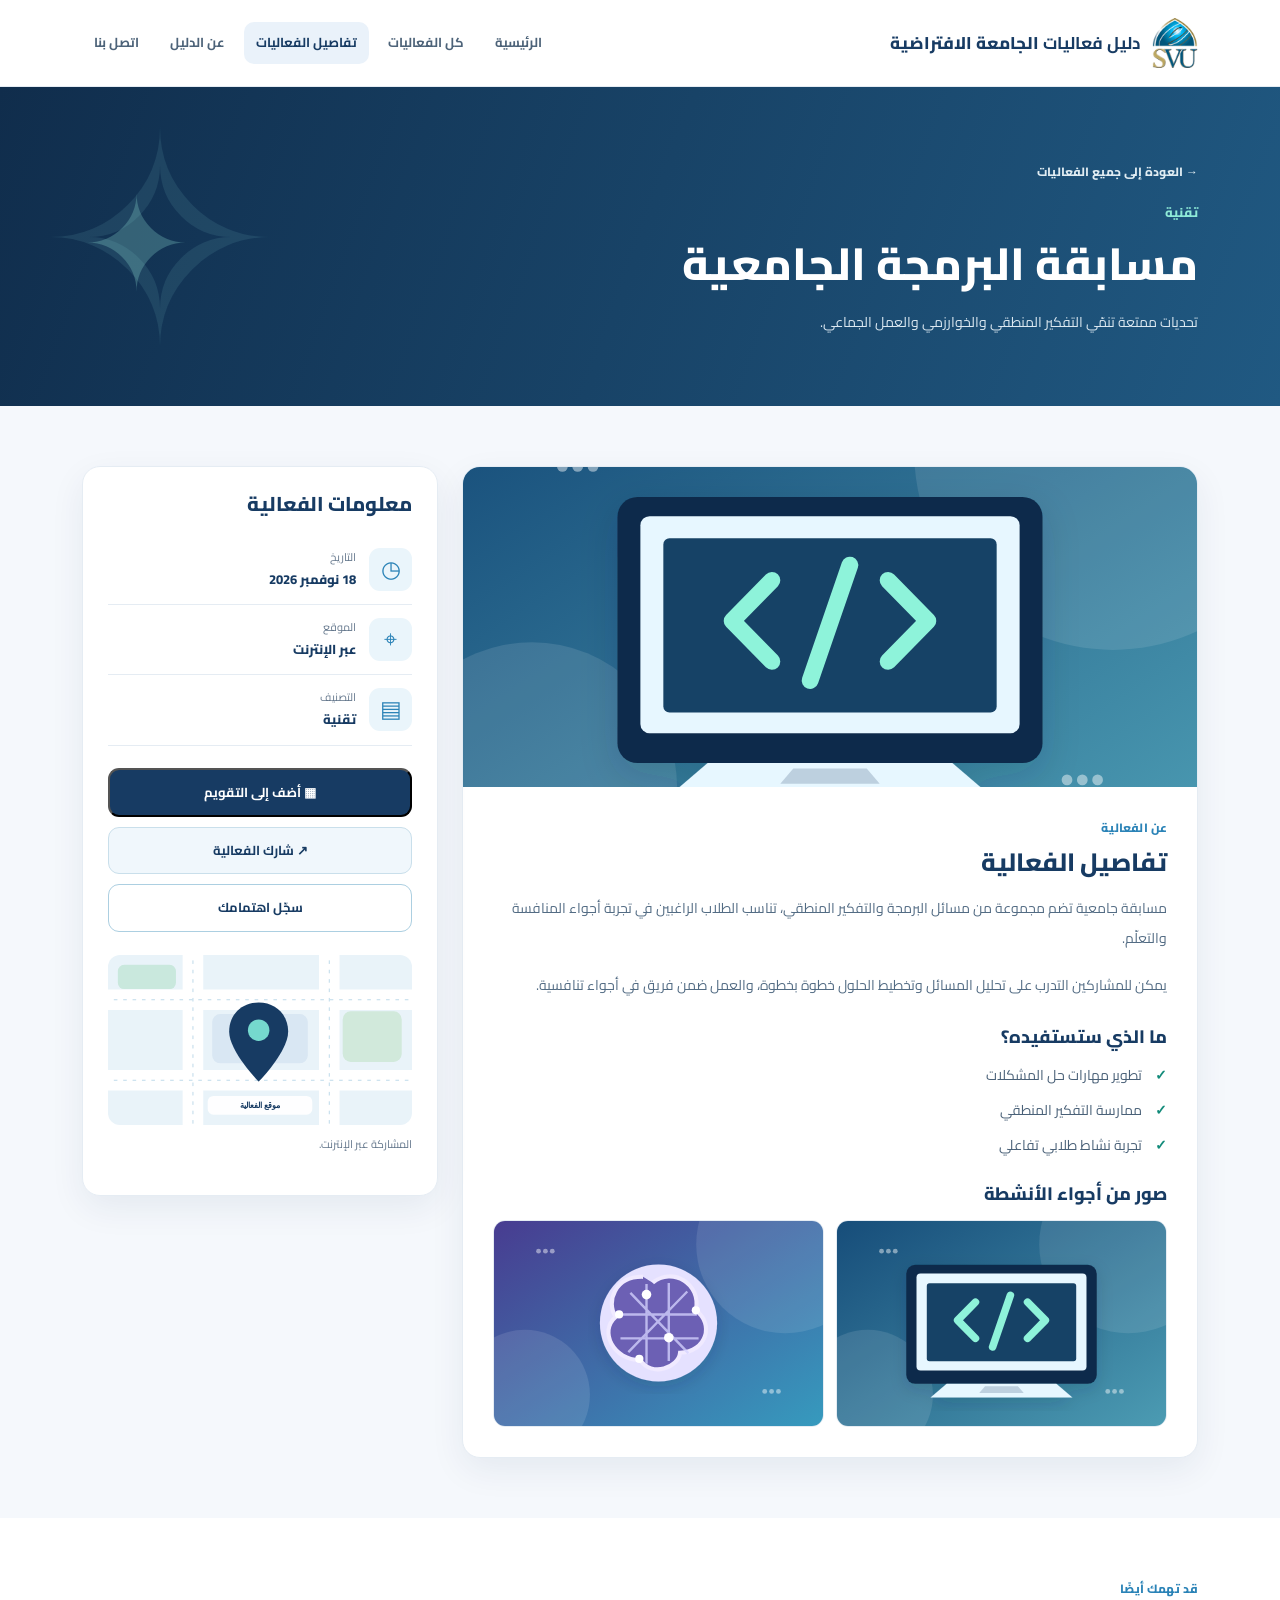
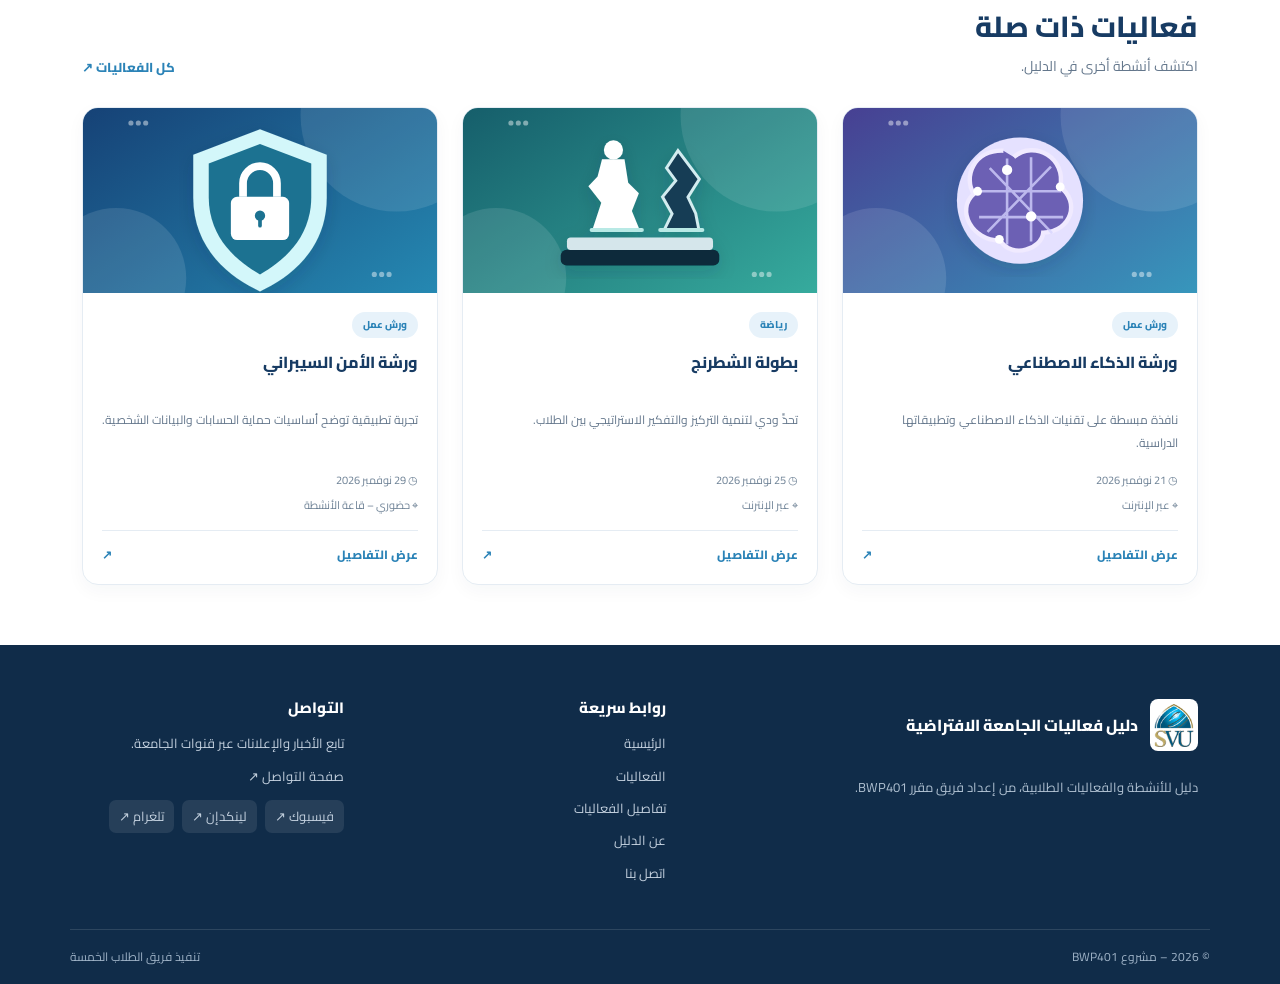
<file: event.html>
<!DOCTYPE html>
<html dir="rtl" lang="ar">
  <head>
    <meta charset="utf-8"/>
    <meta content="width=device-width, initial-scale=1" name="viewport"/>
    <meta content="دليل للفعاليات الجامعية والأنشطة الطلابية والورش والمسابقات." name="description"/>
    <title>تفاصيل الفعاليات | دليل فعاليات الجامعة الافتراضية</title>
    <link href="assets/img/favicon.png" rel="icon" type="image/png"/>
    <!-- تحميل خط Cairo المستخدم في صفحات الموقع. -->
    <link href="https://fonts.googleapis.com" rel="preconnect"/>
    <link crossorigin="" href="https://fonts.gstatic.com" rel="preconnect"/>
    <link href="https://fonts.googleapis.com/css2?family=Cairo:wght@400;500;600;700;800&amp;display=swap" rel="stylesheet"/>
    <!-- ملفات التصميم: Bootstrap أولًا ثم تنسيقات الموقع الخاصة. -->
    <link href="assets/lib/bootstrap.min.css" rel="stylesheet"/>
    <link href="assets/css/site.css" rel="stylesheet"/>
    <link href="assets/css/home.css" rel="stylesheet"/>
    <link href="assets/css/pages.css" rel="stylesheet"/>
    <!-- تحميل سكربت Bootstrap وملفات JavaScript بعد قراءة الصفحة. -->
    <script defer="" src="assets/lib/bootstrap.bundle.min.js"></script>
    <script defer="" src="assets/js/common.js"></script>
    <script defer="" src="assets/js/data.js"></script>
    <script defer="" src="assets/js/event.js"></script>
  </head>
  <body>
    <!-- رابط مختصر للوصول مباشرة إلى المحتوى باستخدام لوحة المفاتيح. -->
    <a class="skip-link" href="#main-content">تجاوز القائمة إلى المحتوى</a>
    <!-- رأس الموقع المشترك: شعار الجامعة وروابط الصفحات. -->
    <header class="site-header">
      <div class="container header-inner">
        <a aria-label="الرئيسية – دليل فعاليات الجامعة الافتراضية" class="brand" href="index.html">
          <img alt="شعار الجامعة الافتراضية السورية" class="brand-logo" height="50" src="assets/img/svu-logo.png" width="46"/>
          <span class="brand-text">دليل فعاليات <strong>الجامعة الافتراضية</strong></span>
        </a>
        <!-- قائمة التنقل الرئيسية بين الصفحات الخمس. -->
        <nav aria-label="التنقل الرئيسي" class="site-nav navbar">
          <a class="nav-link-custom nav-link" href="index.html">الرئيسية</a>
          <a class="nav-link-custom nav-link" href="events.html">كل الفعاليات</a>
          <a aria-current="page" class="nav-link-custom nav-link active" href="event.html?id=programming">تفاصيل الفعاليات</a>
          <a class="nav-link-custom nav-link" href="about.html">عن الدليل</a>
          <a class="nav-link-custom nav-link" href="contact.html">اتصل بنا</a>
        </nav>
      </div>
    </header>
    <!-- بداية المحتوى الخاص بهذه الصفحة. -->
    <main id="main-content">
      <!-- عنوان الصفحة -->
      <section class="page-banner detail-banner">
        <div class="container page-banner-inner">
          <div>
            <!-- رابط العودة إلى قائمة جميع الفعاليات. -->
            <a class="back-link" href="events.html">→ العودة إلى جميع الفعاليات</a>
            <!-- يقرأ event.js معرّف الفعالية من رابط الصفحة ثم يحدث معلوماتها. -->
            <span class="banner-overline" id="event-type-label">تقنية</span>
            <h1 id="detail-title">مسابقة البرمجة الجامعية</h1>
            <p id="detail-lead">تحديات ممتعة لتنمية مهارات البرمجة والتفكير المنطقي.</p>
          </div>
          <div aria-hidden="true" class="banner-decoration">✦</div>
        </div>
      </section>
      <!-- معلومات الفعالية -->
      <section class="inner-section detail-section">
        <div class="container">
          <div class="row g-4 detail-layout">
            <div class="col-12 col-lg-8">
              <div class="detail-main-card">
                <!-- صورة الفعالية الرئيسية مع صورة محلية احتياطية. -->
                <img alt="طلاب يعملون على حواسيب" class="detail-cover" data-fallback="assets/img/programming.svg" id="detail-image" onerror="this.onerror=null;this.src=this.dataset.fallback" src="https://images.unsplash.com/photo-1519389950473-47ba0277781c?auto=format&amp;fit=crop&amp;w=1200&amp;q=82"/>
                <div class="detail-content">
                  <span class="eyebrow">عن الفعالية</span>
                  <h2>تفاصيل الفعالية</h2>
                  <!-- الوصف المفصل يتم تحديثه حسب الفعالية المختارة. -->
                  <div id="detail-description">
                    <p>تتناول هذه المسابقة تحديات في المنطق والبرمجة وحل المشكلات ضمن أجواء تعليمية تنافسية.</p>
                  </div>
                  <h3 class="subheading">ما الذي ستستفيده؟</h3>
                  <!-- قائمة الفوائد تختلف حسب بيانات كل فعالية. -->
                  <ul class="benefits-list" id="detail-benefits">
                    <li>تجربة عملية ممتعة</li>
                    <li>تبادل الخبرات بين الطلاب</li>
                  </ul>
                  <h3 class="subheading">صور من أجواء الأنشطة</h3>
                  <!-- معرض صغير لصور الفعالية. -->
                  <div class="gallery-grid">
                    <img alt="الفعالية – صورة أول" data-fallback="assets/img/programming.svg" id="gallery-main" loading="lazy" onerror="this.onerror=null;this.src=this.dataset.fallback" src="https://images.unsplash.com/photo-1519389950473-47ba0277781c?auto=format&amp;fit=crop&amp;w=1200&amp;q=82"/>
                    <img alt="صورة أخرى مرتبطة بالفعاليات" data-fallback="assets/img/ai.svg" id="gallery-related" loading="lazy" onerror="this.onerror=null;this.src=this.dataset.fallback" src="https://images.unsplash.com/photo-1758270705317-3ef6142d306f?auto=format&amp;fit=crop&amp;w=1200&amp;q=82"/>
                  </div>
                </div>
              </div>
            </div>
            <div class="col-12 col-lg-4">
              <!-- العمود الجانبي لتاريخ الفعالية وموقعها وتصنيفها. -->
              <aside aria-label="ملخص معلومات الفعالية" class="detail-sidebar">
                <h2>معلومات الفعالية</h2>
                <div class="fact-row"><span aria-hidden="true" class="fact-icon">◷</span><span><small>التاريخ</small><strong id="detail-date">18 نوفمبر 2026</strong></span></div>
                <div class="fact-row"><span aria-hidden="true" class="fact-icon">⌖</span><span><small>الموقع</small><strong id="detail-location">عبر الإنترنت</strong></span></div>
                <div class="fact-row"><span aria-hidden="true" class="fact-icon">▤</span><span><small>التصنيف</small><strong id="detail-category">تقنية</strong></span></div>
                <!-- أزرار التقويم والمشاركة ونافذة تسجيل الاهتمام. -->
                <div class="sidebar-actions">
                  <button class="button button-primary" id="calendar-button" type="button">▦ أضف إلى التقويم</button>
                  <button class="button button-ghost" id="share-button" type="button">↗ شارك الفعالية</button>
                  <button class="button button-outline" data-bs-target="#interest-modal" data-bs-toggle="modal" id="interest-button" type="button">سجّل اهتمامك</button>
                </div>
                <!-- موضع عرض رسائل نتيجة إجراءات المستخدم. -->
                <div aria-live="polite" class="detail-action-message d-none" id="detail-action-message" role="status"></div>
                <!-- صورة المخطط الموجودة مع معلومات مكان الفعالية. -->
                <div aria-label="مخطط مكان الفعالية" class="map-preview" role="img">
                  <img alt="مخطط للموقع" loading="lazy" src="assets/img/location-map.svg"/>
                </div>
                <p class="map-note" id="map-note">التفاصيل الخاصة بالمكان تجدها ضمن معلومات الفعالية.</p>
              </aside>
            </div>
          </div>
        </div>
      </section>
      <!-- فعاليات ذات صلة -->
      <section class="inner-section related-section">
        <div class="container">
          <div class="section-heading">
            <div>
              <span class="eyebrow">قد تهمك أيضًا</span>
              <h2>فعاليات ذات صلة</h2>
              <p>اكتشف أنشطة أخرى في الدليل.</p>
            </div>
            <a class="section-link" href="events.html">كل الفعاليات ↗</a>
          </div>
          <!-- بطاقات الفعاليات المرتبطة يضيفها event.js هنا. -->
          <div class="row g-4" id="related-events"></div>
        </div>
      </section>
      <!-- نافذة Bootstrap لتسجيل الاهتمام بالفعالية. -->
      <div aria-hidden="true" aria-labelledby="interest-modal-label" class="modal fade" id="interest-modal" tabindex="-1">
        <div class="modal-dialog modal-dialog-centered">
          <div class="modal-content interest-modal-content">
            <div class="modal-header">
              <h2 class="modal-title fs-5" id="interest-modal-label">تسجيل الاهتمام</h2>
              <button aria-label="إغلاق" class="btn-close ms-0 me-auto" data-bs-dismiss="modal" type="button"></button>
            </div>
            <div class="modal-body">
              <p>اكتب اسمك لحفظ حالة الاهتمام خلال زيارة الصفحة.</p>
              <!-- إدخال الاسم وتسجيل الاهتمام داخل الصفحة. -->
              <form id="interest-form">
                <div class="mb-3">
                  <label class="form-label" for="interest-name">اسمك</label>
                  <input class="form-control" id="interest-name" maxlength="80" placeholder="أدخل اسمك" required=""/>
                </div>
                <button class="button button-primary" type="submit">تأكيد الاهتمام</button>
              </form>
              <!-- رسالة تأكيد الاهتمام داخل النافذة. -->
              <div class="alert alert-success mt-3 d-none" id="interest-alert" role="status"></div>
            </div>
          </div>
        </div>
      </div>
    </main>
    <!-- تذييل مشترك يحتوي الروابط ووسائل التواصل. -->
    <footer class="site-footer">
      <div class="container footer-main">
        <div>
          <a class="footer-brand" href="index.html">
            <img alt="شعار الجامعة الافتراضية السورية" class="footer-logo" height="46" src="assets/img/svu-logo.png" width="42"/>
            <span>دليل فعاليات الجامعة الافتراضية</span>
          </a>
          <p>دليل للأنشطة والفعاليات الطلابية، من إعداد فريق مقرر BWP401.</p>
        </div>
        <div>
                    <h2>روابط سريعة</h2>
          <a href="index.html">الرئيسية</a>
          <a href="events.html">الفعاليات</a>
          <a href="event.html?id=programming">تفاصيل الفعاليات</a>
          <a href="about.html">عن الدليل</a>
          <a href="contact.html">اتصل بنا</a>
        </div>
        <div>
          <h2>التواصل</h2>
          <span>تابع الأخبار والإعلانات عبر قنوات الجامعة.</span>
          <a href="contact.html">صفحة التواصل ↗</a>
          <div aria-label="روابط الجامعة الافتراضية السورية" class="footer-social">
            <a href="https://www.facebook.com/svuonline.org" rel="noopener noreferrer" target="_blank">فيسبوك ↗</a>
            <a href="https://www.linkedin.com/company/syrianvirtualuniversity" rel="noopener noreferrer" target="_blank">لينكدإن ↗</a>
            <a href="https://t.me/Syrianvirtualuniversity" rel="noopener noreferrer" target="_blank">تلغرام ↗</a>
          </div>
        </div>
      </div>
      <div class="container footer-bottom"><span>© 2026 – مشروع BWP401</span><span>تنفيذ فريق الطلاب الخمسة</span></div>
    </footer>
    <!-- زر العودة للأعلى، والتحكم فيه موجود في common.js. -->
    <button aria-label="العودة إلى أعلى الصفحة" class="to-top" id="to-top" title="العودة إلى أعلى الصفحة" type="button">↑</button>
  </body>
</html>
</file>
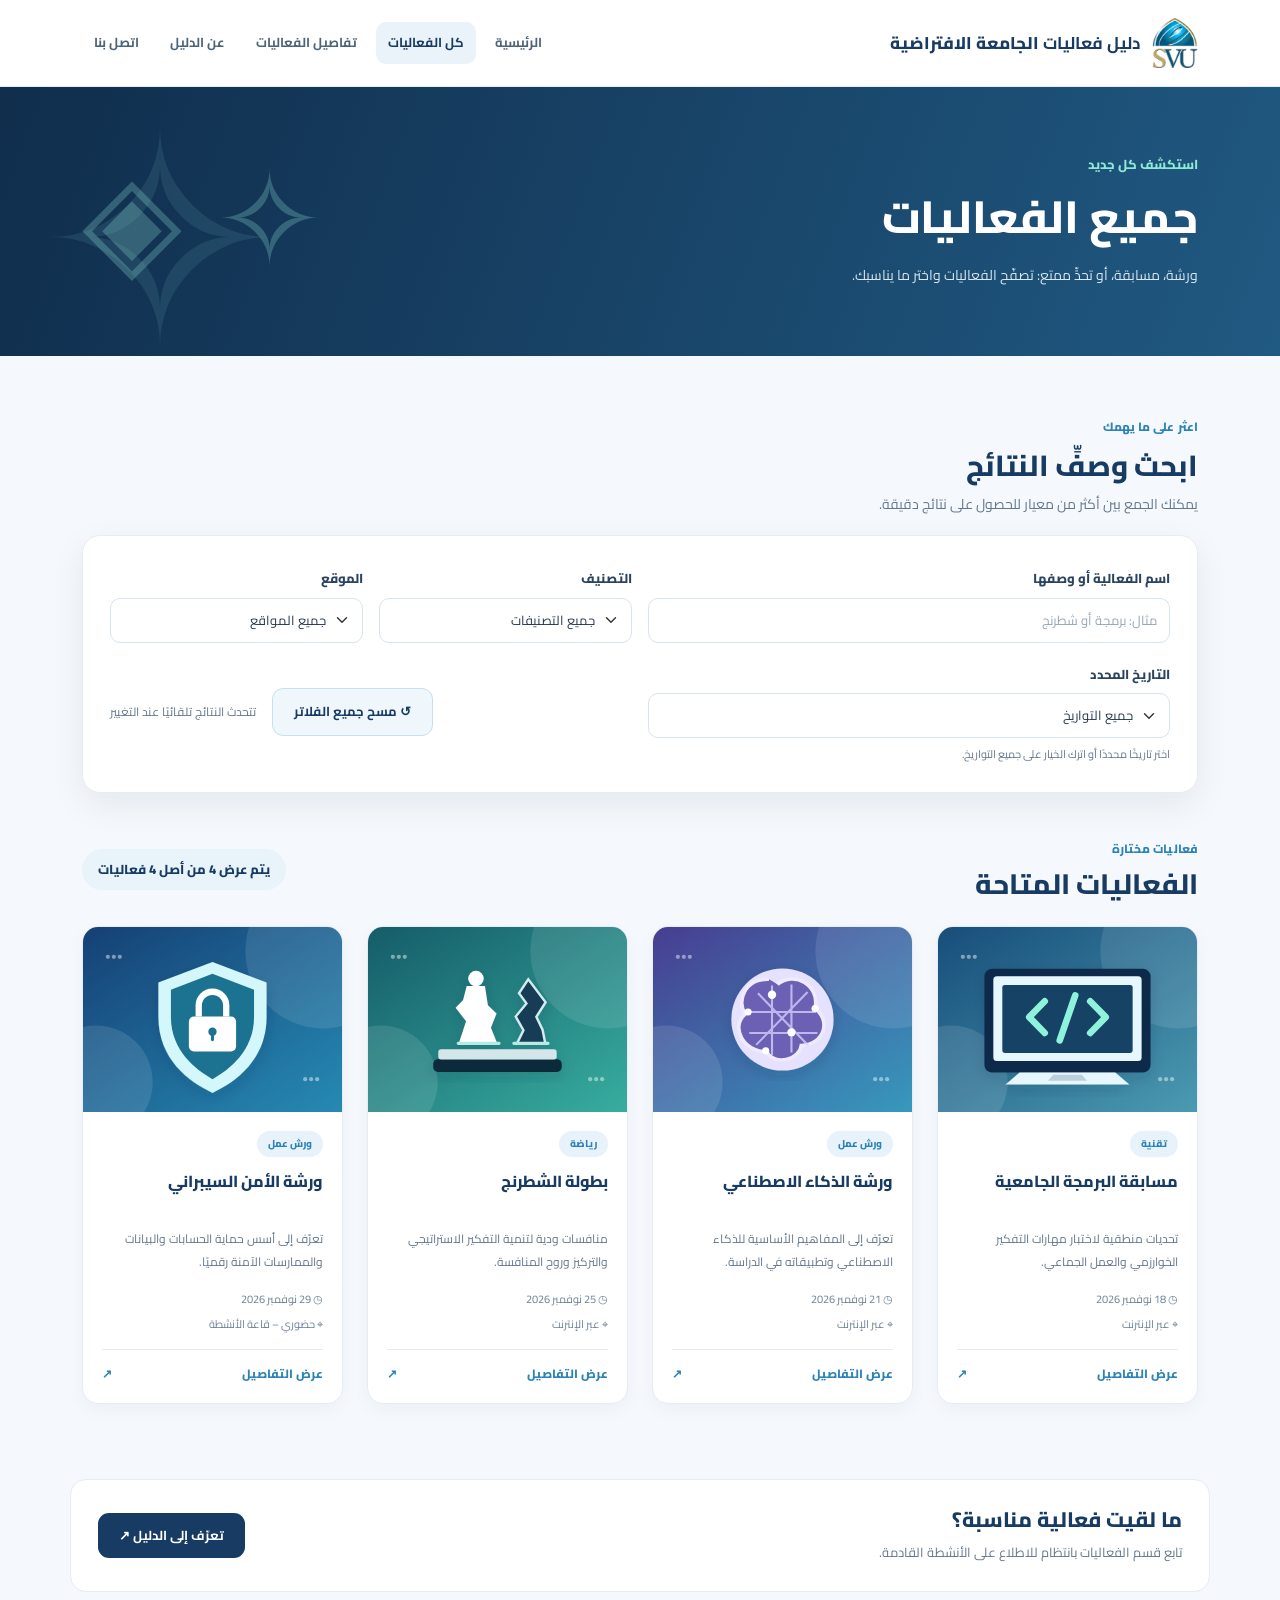
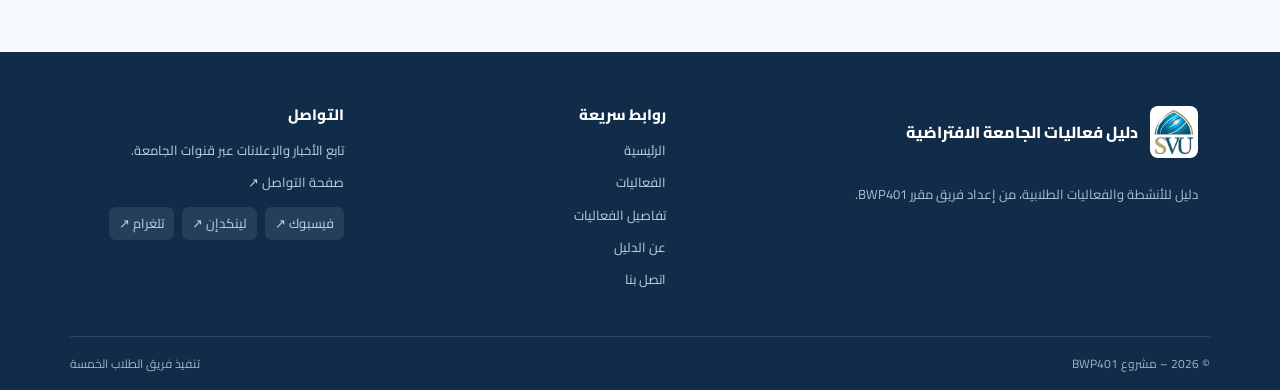
<file: events.html>
<!DOCTYPE html>
<html dir="rtl" lang="ar">
  <head>
    <meta charset="utf-8"/>
    <meta content="width=device-width, initial-scale=1" name="viewport"/>
    <meta content="دليل للفعاليات الجامعية والأنشطة الطلابية والورش والمسابقات." name="description"/>
    <title>جميع الفعاليات | دليل فعاليات الجامعة الافتراضية</title>
    <link href="assets/img/favicon.png" rel="icon" type="image/png"/>
    <!-- تحميل خط Cairo المستخدم في صفحات الموقع. -->
    <link href="https://fonts.googleapis.com" rel="preconnect"/>
    <link crossorigin="" href="https://fonts.gstatic.com" rel="preconnect"/>
    <link href="https://fonts.googleapis.com/css2?family=Cairo:wght@400;500;600;700;800&amp;display=swap" rel="stylesheet"/>
    <!-- ملفات التصميم: Bootstrap أولًا ثم تنسيقات الموقع الخاصة. -->
    <link href="assets/lib/bootstrap.min.css" rel="stylesheet"/>
    <link href="assets/css/site.css" rel="stylesheet"/>
    <link href="assets/css/home.css" rel="stylesheet"/>
    <link href="assets/css/pages.css" rel="stylesheet"/>
    <!-- تحميل سكربت Bootstrap وملفات JavaScript بعد قراءة الصفحة. -->
    <script defer="" src="assets/lib/bootstrap.bundle.min.js"></script>
    <script defer="" src="assets/js/common.js"></script>
    <script defer="" src="assets/js/events.js"></script>
  </head>
  <body>
    <!-- رابط مختصر للوصول مباشرة إلى المحتوى باستخدام لوحة المفاتيح. -->
    <a class="skip-link" href="#main-content">تجاوز القائمة إلى المحتوى</a>
    <!-- رأس الموقع المشترك: شعار الجامعة وروابط الصفحات. -->
    <header class="site-header">
      <div class="container header-inner">
        <a aria-label="الرئيسية – دليل فعاليات الجامعة الافتراضية" class="brand" href="index.html">
          <img alt="شعار الجامعة الافتراضية السورية" class="brand-logo" height="50" src="assets/img/svu-logo.png" width="46"/>
          <span class="brand-text">دليل فعاليات <strong>الجامعة الافتراضية</strong></span>
        </a>
        <!-- قائمة التنقل الرئيسية بين الصفحات الخمس. -->
        <nav aria-label="التنقل الرئيسي" class="site-nav navbar">
          <a class="nav-link-custom nav-link" href="index.html">الرئيسية</a>
          <a aria-current="page" class="nav-link-custom nav-link active" href="events.html">كل الفعاليات</a>
          <a class="nav-link-custom nav-link" href="event.html?id=programming">تفاصيل الفعاليات</a>
          <a class="nav-link-custom nav-link" href="about.html">عن الدليل</a>
          <a class="nav-link-custom nav-link" href="contact.html">اتصل بنا</a>
        </nav>
      </div>
    </header>
    <!-- بداية المحتوى الخاص بهذه الصفحة. -->
    <main id="main-content">
      <!-- عنوان الصفحة -->
      <section class="page-banner">
        <div class="container page-banner-inner">
          <div>
            <span class="banner-overline">استكشف كل جديد</span>
            <h1>جميع الفعاليات</h1>
            <p>ورشة، مسابقة، أو تحدٍّ ممتع: تصفّح الفعاليات واختر ما يناسبك.</p>
          </div>
          <div aria-hidden="true" class="banner-decoration">✧ <span>◈</span></div>
        </div>
      </section>
      <!-- خيارات البحث والفلترة -->
      <section aria-labelledby="filter-title" class="inner-section filter-section">
        <div class="container">
          <div class="section-heading compact">
            <div>
              <span class="eyebrow">اعثر على ما يهمك</span>
              <h2 id="filter-title">ابحث وصفِّ النتائج</h2>
              <p>يمكنك الجمع بين أكثر من معيار للحصول على نتائج دقيقة.</p>
            </div>
          </div>
          <!-- نموذج البحث: جميع الحقول مرتبطة بدالة فلترة واحدة في events.js. -->
          <form autocomplete="off" class="filter-panel" id="filter-form" role="search">
            <div class="row g-3">
              <div class="col-12 col-lg-6">
                <label class="form-label" for="event-search">اسم الفعالية أو وصفها</label>
                <!-- حقل البحث النصي في أسماء الفعاليات وأوصافها. -->
                <input class="form-control" id="event-search" placeholder="مثال: برمجة أو شطرنج" type="search"/>
              </div>
              <div class="col-12 col-sm-6 col-lg-3">
                <label class="form-label" for="event-category">التصنيف</label>
                <!-- القيم الإنجليزية للتصنيفات تطابق data-category في البطاقات. -->
                <select class="form-select" id="event-category">
                  <option value="all">جميع التصنيفات</option>
                  <option value="tech">تقنية</option>
                  <option value="workshop">ورش عمل</option>
                  <option value="sports">رياضة</option>
                </select>
              </div>
              <div class="col-12 col-sm-6 col-lg-3">
                <label class="form-label" for="event-location">الموقع</label>
                <!-- فلتر مكان الفعالية: عبر الإنترنت أو حضوري. -->
                <select class="form-select" id="event-location">
                  <option value="all">جميع المواقع</option>
                  <option value="online">عبر الإنترنت</option>
                  <option value="onsite">حضوري</option>
                </select>
              </div>
              <div class="col-12 col-lg-6">
                <label class="form-label" for="event-date">التاريخ المحدد</label>
                <!-- قائمة تواريخ الفعاليات بدل حقل التقويم. -->
                <select aria-label="التاريخ المحدد" class="form-select" id="event-date">
                  <option value="">جميع التواريخ</option>
                  <option value="2026-11-18">18 نوفمبر 2026</option>
                  <option value="2026-11-21">21 نوفمبر 2026</option>
                  <option value="2026-11-25">25 نوفمبر 2026</option>
                  <option value="2026-11-29">29 نوفمبر 2026</option>
                </select>
                <small class="field-hint">اختر تاريخًا محددًا أو اترك الخيار على جميع التواريخ.</small>
              </div>
              <div class="col-12 col-lg-6 filter-actions">
                <!-- إعادة ضبط جميع حقول البحث والفلترة. -->
                <button class="button button-ghost" id="reset-filters" type="reset">↺ مسح جميع الفلاتر</button>
                <span class="filter-hint">تتحدث النتائج تلقائيًا عند التغيير</span>
              </div>
            </div>
          </form>
        </div>
      </section>
      <!-- بطاقات الفعاليات -->
      <section aria-labelledby="list-title" class="inner-section listing-section">
        <div class="container">
          <div class="list-head">
            <div>
              <span class="eyebrow">فعاليات مختارة</span>
              <h2 id="list-title">الفعاليات المتاحة</h2>
            </div>
            <!-- عدد النتائج الظاهرة يتغير تلقائيًا عند الفلترة. -->
            <p aria-live="polite" class="result-count" id="events-count" role="status">يتم عرض 4 من 4 فعاليات</p>
          </div>
          <!-- شبكة بطاقات الفعاليات الأربع. -->
          <div class="row g-4" id="events-list">
            <!-- بيانات كل بطاقة مستخدمة للمقارنة حسب التصنيف والتاريخ والمكان. -->
            <div class="col-12 col-md-6 col-xl-3 event-column" data-category="tech" data-date="2026-11-18" data-location="online">
              <article class="event-card card h-100">
                <img alt="صورة: مسابقة البرمجة الجامعية" data-fallback="assets/img/programming.svg" loading="lazy" onerror="this.onerror=null;this.src=this.dataset.fallback" src="https://images.unsplash.com/photo-1519389950473-47ba0277781c?auto=format&amp;fit=crop&amp;w=1200&amp;q=82"/>
                <div class="event-card-body">
                  <span class="event-category">تقنية</span>
                  <h3>مسابقة البرمجة الجامعية</h3>
                  <p>تحديات منطقية لاختبار مهارات التفكير الخوارزمي والعمل الجماعي.</p>
                  <div class="event-meta"><span>◷ 18 نوفمبر 2026</span><span>⌖ عبر الإنترنت</span></div>
                  <a class="event-more" href="event.html?id=programming">عرض التفاصيل <span aria-hidden="true">↗</span></a>
                </div>
              </article>
            </div>
            <div class="col-12 col-md-6 col-xl-3 event-column" data-category="workshop" data-date="2026-11-21" data-location="online">
              <article class="event-card card h-100">
                <img alt="صورة: ورشة الذكاء الاصطناعي" data-fallback="assets/img/ai.svg" loading="lazy" onerror="this.onerror=null;this.src=this.dataset.fallback" src="https://images.unsplash.com/photo-1758270705317-3ef6142d306f?auto=format&amp;fit=crop&amp;w=1200&amp;q=82"/>
                <div class="event-card-body">
                  <span class="event-category">ورش عمل</span>
                  <h3>ورشة الذكاء الاصطناعي</h3>
                  <p>تعرّف إلى المفاهيم الأساسية للذكاء الاصطناعي وتطبيقاته في الدراسة.</p>
                  <div class="event-meta"><span>◷ 21 نوفمبر 2026</span><span>⌖ عبر الإنترنت</span></div>
                  <a class="event-more" href="event.html?id=ai">عرض التفاصيل <span aria-hidden="true">↗</span></a>
                </div>
              </article>
            </div>
            <div class="col-12 col-md-6 col-xl-3 event-column" data-category="sports" data-date="2026-11-25" data-location="online">
              <article class="event-card card h-100">
                <img alt="صورة: بطولة الشطرنج" data-fallback="assets/img/chess.svg" loading="lazy" onerror="this.onerror=null;this.src=this.dataset.fallback" src="https://images.unsplash.com/photo-1750650537247-f68ded1a9320?auto=format&amp;fit=crop&amp;w=1200&amp;q=82"/>
                <div class="event-card-body">
                  <span class="event-category">رياضة</span>
                  <h3>بطولة الشطرنج</h3>
                  <p>منافسات ودية لتنمية التفكير الاستراتيجي والتركيز وروح المنافسة.</p>
                  <div class="event-meta"><span>◷ 25 نوفمبر 2026</span><span>⌖ عبر الإنترنت</span></div>
                  <a class="event-more" href="event.html?id=chess">عرض التفاصيل <span aria-hidden="true">↗</span></a>
                </div>
              </article>
            </div>
            <!-- ورشة الأمن السيبراني مصنفة ضمن ورش العمل. -->
            <div class="col-12 col-md-6 col-xl-3 event-column" data-category="workshop" data-date="2026-11-29" data-location="onsite">
              <article class="event-card card h-100">
                <img alt="صورة: ورشة الأمن السيبراني" data-fallback="assets/img/cyber.svg" loading="lazy" onerror="this.onerror=null;this.src=this.dataset.fallback" src="https://images.unsplash.com/photo-1763568258143-904ea924ac53?auto=format&amp;fit=crop&amp;w=1200&amp;q=82"/>
                <div class="event-card-body">
                  <span class="event-category">ورش عمل</span>
                  <h3>ورشة الأمن السيبراني</h3>
                  <p>تعرّف إلى أسس حماية الحسابات والبيانات والممارسات الآمنة رقميًا.</p>
                  <div class="event-meta"><span>◷ 29 نوفمبر 2026</span><span>⌖ حضوري – قاعة الأنشطة</span></div>
                  <a class="event-more" href="event.html?id=cyber">عرض التفاصيل <span aria-hidden="true">↗</span></a>
                </div>
              </article>
            </div>
          </div>
          <!-- رسالة عدم وجود نتائج؛ يعرضها JavaScript عند اختفاء كل البطاقات. -->
          <div aria-live="polite" class="empty-state d-none" id="no-results" role="status">
            <span aria-hidden="true" class="empty-icon">⌕</span>
            <h3>لا توجد فعاليات مطابقة</h3>
            <p>جرّب تغيير التاريخ أو التصنيف أو نص البحث.</p>
            <button class="button button-primary" id="empty-reset" type="button">عرض جميع الفعاليات</button>
          </div>
        </div>
      </section>
      <!-- قسم إرشادي أسفل قائمة الفعاليات. -->
      <section class="inner-section info-strip">
        <div class="container info-strip-layout">
          <div>
            <h2>ما لقيت فعالية مناسبة؟</h2>
            <p>تابع قسم الفعاليات بانتظام للاطلاع على الأنشطة القادمة.</p>
          </div>
          <a class="button button-primary" href="about.html">تعرّف إلى الدليل ↗</a>
        </div>
      </section>
    </main>
    <!-- تذييل مشترك يحتوي الروابط ووسائل التواصل. -->
    <footer class="site-footer">
      <div class="container footer-main">
        <div>
          <a class="footer-brand" href="index.html">
            <img alt="شعار الجامعة الافتراضية السورية" class="footer-logo" height="46" src="assets/img/svu-logo.png" width="42"/>
            <span>دليل فعاليات الجامعة الافتراضية</span>
          </a>
          <p>دليل للأنشطة والفعاليات الطلابية، من إعداد فريق مقرر BWP401.</p>
        </div>
        <div>
                    <h2>روابط سريعة</h2>
          <a href="index.html">الرئيسية</a>
          <a href="events.html">الفعاليات</a>
          <a href="event.html?id=programming">تفاصيل الفعاليات</a>
          <a href="about.html">عن الدليل</a>
          <a href="contact.html">اتصل بنا</a>
        </div>
        <div>
          <h2>التواصل</h2>
          <span>تابع الأخبار والإعلانات عبر قنوات الجامعة.</span>
          <a href="contact.html">صفحة التواصل ↗</a>
          <div aria-label="روابط الجامعة الافتراضية السورية" class="footer-social">
            <a href="https://www.facebook.com/svuonline.org" rel="noopener noreferrer" target="_blank">فيسبوك ↗</a>
            <a href="https://www.linkedin.com/company/syrianvirtualuniversity" rel="noopener noreferrer" target="_blank">لينكدإن ↗</a>
            <a href="https://t.me/Syrianvirtualuniversity" rel="noopener noreferrer" target="_blank">تلغرام ↗</a>
          </div>
        </div>
      </div>
      <div class="container footer-bottom"><span>© 2026 – مشروع BWP401</span><span>تنفيذ فريق الطلاب الخمسة</span></div>
    </footer>
    <!-- زر العودة للأعلى، والتحكم فيه موجود في common.js. -->
    <button aria-label="العودة إلى أعلى الصفحة" class="to-top" id="to-top" title="العودة إلى أعلى الصفحة" type="button">↑</button>
  </body>
</html>
</file>
<file: assets/css/site.css>
/* تصميم مشترك: الألوان والخطوط والقائمة والتذييل */

/* الألوان والخطوط الأساسية */
:root {
  --navy: #173b63;
  --navy-deep: #0f2b49;
  --blue: #2b83b7;
  --text: #263950;
  --muted: #64778c;
  --canvas: #f5f8fc;
  --surface: #fff;
  --border: #e5ecf3;
  --accent: #15bba8;
  --shadow: 0 12px 35px rgba(13,48,84,.07);
}

/* تثبيت احتساب الحواف والمسافات ضمن عرض العناصر */
* {
  box-sizing: border-box;
}

html {
  scroll-behavior: smooth;
}

body {
  margin: 0;
  background: var(--canvas);
  color: var(--text);
  font-family: 'Cairo',Tahoma,sans-serif;
  line-height: 1.8;
}

a {
  color: inherit;
}

a:hover {
  color: var(--blue);
}

button,input {
  font: inherit;
}

img {
  max-width: 100%;
}

/* إبراز العنصر الذي يتم الوصول إليه بلوحة المفاتيح */
:focus-visible {
  outline: 3px solid var(--blue);
  outline-offset: 3px;
}

/* إمكانية الوصول */
.skip-link {
  position: absolute;
  right: 10px;
  top: -80px;
  z-index: 1000;
  background: #fff;
  padding: 8px 16px;
  border-radius: 8px;
}

.skip-link:focus {
  top: 12px;
}

/* رأس الموقع وشريط التنقل */
.site-header {
  position: relative;
  z-index: 10;
  background: #fff;
  box-shadow: 0 1px 0 var(--border);
}

.header-inner {
  min-height: 86px;
  display: flex;
  align-items: center;
  justify-content: space-between;
  gap: 20px;
}

.brand,.brand:hover {
  display: flex;
  align-items: center;
  gap: 12px;
  text-decoration: none;
  color: var(--navy);
  font-size: 17px;
  font-weight: 700;
}

.brand strong {
  font-weight: 800;
}

/* إبقاء شعار الجامعة بنسبه الصحيحة دون تمدد */
.brand-logo {
  width: 46px;
  height: 50px;
  object-fit: contain;
  display: block;
  flex: 0 0 auto;
}

.site-nav {
  display: flex;
  align-items: center;
  gap: 7px;
  flex-wrap: wrap;
}

.nav-link-custom {
  text-decoration: none;
  color: #4d6379;
  font-size: 13px;
  font-weight: 700;
  padding: 9px 12px;
  border-radius: 10px;
  transition: background .2s,color .2s;
}

/* توضيح الصفحة الحالية وتأثير مرور المؤشر على الروابط */
.nav-link-custom:hover,.nav-link-custom.active {
  background: #eaf2fa;
  color: var(--navy);
}

/* الأزرار المشتركة */
.button {
  text-decoration: none;
  display: inline-flex;
  gap: 12px;
  align-items: center;
  justify-content: center;
  padding: 11px 21px;
  border-radius: 11px;
  font-weight: 700;
  font-size: 13px;
  min-height: 45px;
  transition: transform .2s,background .2s,box-shadow .2s;
}

/* حركة خفيفة للأزرار عند مرور المؤشر */
.button:hover {
  transform: translateY(-2px);
}

.button-light {
  background: #fff;
  color: var(--navy);
  box-shadow: 0 8px 25px rgba(0,0,0,.08);
}

.button-light:hover {
  background: #eaf4ff;
  color: var(--navy);
}

.button-primary {
  background: var(--navy);
  color: #fff;
}

.button-primary:hover {
  background: var(--blue);
  color: #fff;
}

.button-outline-light {
  border: 1px solid rgba(255,255,255,.55);
  color: #fff;
  background: rgba(255,255,255,.04);
}

.button-outline-light:hover {
  background: rgba(255,255,255,.15);
  color: #fff;
}

.eyebrow {
  display: block;
  color: var(--blue);
  font-size: 12px;
  font-weight: 800;
  letter-spacing: .1px;
  margin-bottom: 8px;
}

/* تنسيق أقسام المحتوى */
.content-section {
  padding: 68px 0;
}

.section-heading {
  display: flex;
  align-items: end;
  justify-content: space-between;
  gap: 20px;
  margin-bottom: 28px;
}

.section-heading h2 {
  font-size: 29px;
  line-height: 1.4;
  font-weight: 800;
  color: var(--navy);
  margin: 0 0 6px;
}

.section-heading p {
  font-size: 14px;
  color: var(--muted);
  margin: 0;
}

.section-link {
  color: var(--blue);
  text-decoration: none;
  font-weight: 800;
  font-size: 13px;
  white-space: nowrap;
}

.section-link:hover {
  text-decoration: underline;
}

/* تذييل الموقع */
.site-footer {
  background: #102c49;
  color: #e5edf5;
  padding-top: 54px;
}

/* توزيع معلومات التذييل على أعمدة */
.footer-main {
  display: grid;
  grid-template-columns: 1.8fr 1fr 1fr;
  gap: 60px;
  padding-bottom: 35px;
}

.footer-brand {
  display: inline-flex;
  align-items: center;
  gap: 12px;
  font-weight: 800;
  font-size: 16px;
  color: #fff;
  text-decoration: none;
}

.footer-brand:hover {
  color: #fff;
}

.footer-main p {
  color: #afc0d1;
  font-size: 13px;
  max-width: 440px;
  line-height: 2;
  margin-top: 14px;
}

.footer-main h2 {
  font-weight: 800;
  font-size: 15px;
  color: #fff;
  margin-bottom: 15px;
}

.footer-main a:not(.footer-brand),.footer-main span {
  display: block;
  color: #c3d0de;
  text-decoration: none;
  font-size: 13px;
  margin-bottom: 9px;
}

.footer-main a:hover {
  color: #fff;
}

.footer-bottom {
  border-top: 1px solid rgba(255,255,255,.12);
  padding: 16px 0;
  display: flex;
  justify-content: space-between;
  gap: 10px;
  color: #9fb3c7;
  font-size: 12px;
}

/* إعادة توزيع القائمة والتذييل على الشاشات المتوسطة */
@media (max-width:900px) {
  .header-inner {
    flex-direction: column;
    align-items: center;
    padding: 15px 0;
  }
  .footer-main {
    grid-template-columns: 1fr 1fr;
    gap: 30px;
  }
  .footer-main>div:first-child {
    grid-column: 1/-1;
  }
}

/* تقليل الأحجام والمسافات لتناسب شاشة الجوال */
@media (max-width:600px) {
  .site-nav {
    justify-content: center;
  }
  .nav-link-custom {
    font-size: 12px;
    padding: 7px 9px;
  }
  .brand {
    font-size: 15px;
  }
  .content-section {
    padding: 46px 0;
  }
  .section-heading {
    align-items: start;
    flex-direction: column;
  }
  .section-heading h2 {
    font-size: 24px;
  }
  .footer-main {
    grid-template-columns: 1fr;
    gap: 22px;
  }
  .footer-main>div:first-child {
    grid-column: auto;
  }
  .footer-bottom {
    flex-direction: column;
  }
  .button {
    font-size: 12px;
  }
}

/* احترام تفضيل المستخدم بتقليل الحركة */
@media (prefers-reduced-motion:reduce) {
  *,*::before,*::after {
    animation-duration: .01ms !important;
    transition-duration: .01ms !important;
    scroll-behavior: auto !important;
  }
}

/* الأزرار وزر العودة لأعلى الصفحة */
button.button {
  font-family: inherit;
  cursor: pointer;
}

/* زر العودة إلى أعلى الصفحة */
.to-top {
  position: fixed;
  bottom: 24px;
  left: 24px;
  z-index: 200;
  border: 0;
  border-radius: 13px;
  background: var(--navy);
  color: #fff;
  height: 44px;
  width: 44px;
  display: grid;
  place-items: center;
  font-size: 24px;
  box-shadow: 0 10px 23px rgba(14,47,77,.25);
  opacity: 0;
  pointer-events: none;
  transform: translateY(10px);
  transition: opacity .22s,transform .22s;
  cursor: pointer;
}

/* إظهار زر العودة للأعلى بعد تمرير الصفحة */
.to-top.is-visible {
  opacity: 1;
  pointer-events: auto;
  transform: translateY(0);
}

.to-top:hover {
  background: var(--blue);
}

@media (max-width:600px) {
  .to-top {
    left: 14px;
    bottom: 14px;
  }
}

/* روابط التواصل */
.footer-social {
  display: flex;
  flex-wrap: wrap;
  gap: 8px;
  margin-top: 12px;
}

/* تنسيق روابط حسابات التواصل في التذييل */
.footer-social a {
  display: inline-flex;
  padding: 5px 10px;
  border-radius: 7px;
  background: rgba(255,255,255,.09);
  color: #e7f5ff;
  font-size: 12px;
  text-decoration: none;
}

.footer-social a:hover, .footer-social a:focus-visible {
  background: rgba(255,255,255,.2);
  color: #fff;
}

/* شعار الجامعة في التذييل */
.footer-logo {
  display: block;
  width: 48px;
  height: 52px;
  object-fit: contain;
  background: #fff;
  border-radius: 8px;
  padding: 4px;
  flex: 0 0 auto;
}

/* محاذاة اسم الدليل بجانب شعار الجامعة في التذييل */
.footer-main .footer-brand span {
  display: inline;
  color: #fff;
  font-size: 16px;
  font-weight: 800;
  margin: 0;
}

@media (max-width:600px) {
  .brand-logo {
    width: 40px;
    height: 44px;
  }
  .footer-logo {
    width: 42px;
    height: 46px;
  }
  .footer-main .footer-brand span {
    font-size: 14px;
  }
}
</file>
<file: assets/css/home.css>
/* الصفحة الرئيسية: عرض الفريق، السلايدر، التصنيفات والبطاقات */

/* جدول أعضاء الفريق */
.team-first-section {
  padding: 45px 0 48px;
  background: linear-gradient(180deg,#fff 0%,#f6f9fd 100%);
}

.team-heading {
  display: flex;
  align-items: center;
  justify-content: space-between;
  gap: 20px;
  margin-bottom: 22px;
}

.team-heading h1 {
  font-size: 27px;
  font-weight: 800;
  color: var(--navy);
  margin: 0 0 5px;
}

.team-heading p {
  margin: 0;
  color: var(--muted);
  font-size: 13px;
}

.team-count {
  background: #eaf7f4;
  color: #087e72;
  border-radius: 99px;
  padding: 8px 15px;
  font-size: 12px;
  font-weight: 800;
  white-space: nowrap;
}

.team-count span {
  font-size: 9px;
  padding-left: 4px;
}

.team-table-wrap {
  overflow-x: auto;
  border: 1px solid var(--border);
  border-radius: 16px;
  box-shadow: var(--shadow);
  background: #fff;
}

/* جدول أسماء أعضاء الفريق ومعرفاتهم وصفوفهم */
.team-table {
  width: 100%;
  border-collapse: collapse;
  min-width: 640px;
  text-align: right;
  font-size: 13px;
}

.team-table thead {
  background: #edf3fa;
  color: var(--navy);
}

.team-table th,.team-table td {
  padding: 12px 20px;
  border-bottom: 1px solid #edf1f6;
  vertical-align: middle;
}

.team-table tbody tr:last-child th,.team-table tbody tr:last-child td {
  border-bottom: 0;
}

.team-table tbody tr:hover {
  background: #fbfdff;
}

.team-table thead th {
  font-weight: 800;
}

.team-table tbody th {
  width: 60px;
  color: #91a1b4;
  font-weight: 700;
}

/* عرض المعرف الجامعي من اليسار لليمين حتى لا تنقلب أحرفه */
.student-id {
  font-family: Consolas,Monaco,monospace;
  font-size: 12px;
  color: #365473;
  direction: ltr;
  unicode-bidi: isolate;
  white-space: nowrap;
}

.class-pill {
  display: inline-block;
  background: #eef5fb;
  border: 1px solid #d5e7f5;
  color: var(--navy);
  border-radius: 8px;
  padding: 2px 10px;
  font-weight: 800;
  font-family: Arial,sans-serif;
}

/* صورة كل عضو قبل اسمه في جدول الفريق */
.team-member-name {
  display: inline-flex;
  align-items: center;
  gap: 10px;
}

.team-avatar {
  width: 40px;
  height: 40px;
  border-radius: 50%;
  object-fit: cover;
  border: 2px solid #d9e7f3;
  box-shadow: 0 5px 14px rgba(19,50,82,.10);
  flex: 0 0 auto;
}

/* مقدمة الصفحة الرئيسية */
.hero-section {
  background: radial-gradient(ellipse at 12% 85%,#285f8e 0%,transparent 40%),linear-gradient(120deg,#133252 0%,#173f67 62%,#20577c 100%);
  color: #fff;
  position: relative;
  overflow: hidden;
}

/* دوائر زخرفية في خلفية مقدمة الصفحة */
.hero-section::after {
  content: '';
  position: absolute;
  left: -80px;
  top: -90px;
  width: 370px;
  height: 370px;
  border: 1px solid rgba(255,255,255,.08);
  border-radius: 50%;
  box-shadow: 0 0 0 80px rgba(255,255,255,.018),0 0 0 180px rgba(255,255,255,.014);
  pointer-events: none;
}

/* تقسيم المقدمة إلى النص ولوحة الإحصاءات */
.hero-layout {
  min-height: 440px;
  display: grid;
  grid-template-columns: minmax(0,1.65fr) minmax(220px,.75fr);
  align-items: center;
  gap: 60px;
  padding-top: 55px;
  padding-bottom: 55px;
  position: relative;
  z-index: 1;
}

.hero-kicker {
  display: inline-flex;
  gap: 8px;
  align-items: center;
  color: #b0ebe2;
  font-size: 13px;
  font-weight: 700;
}

.pulse-dot {
  height: 7px;
  width: 7px;
  background: #34e3bf;
  border-radius: 50%;
  box-shadow: 0 0 0 4px rgba(52,227,191,.15);
}

.hero-copy h2 {
  font-size: clamp(32px,4vw,49px);
  font-weight: 800;
  line-height: 1.55;
  margin: 13px 0 12px;
  max-width: 650px;
}

.hero-copy h2 span {
  color: #7be5d4;
}

.hero-copy>p {
  max-width: 560px;
  font-size: 15px;
  color: #d6e3ef;
  line-height: 2.2;
  margin-bottom: 24px;
}

.hero-buttons {
  display: flex;
  gap: 11px;
  flex-wrap: wrap;
}

/* بطاقة تعرض ملخصًا سريعًا عن الفعاليات */
.hero-stat-panel {
  border: 1px solid rgba(255,255,255,.22);
  background: rgba(255,255,255,.1);
  backdrop-filter: blur(10px);
  border-radius: 23px;
  padding: 27px;
  box-shadow: 0 25px 50px rgba(0,0,0,.1);
}

.hero-stat-top,.mini-stat {
  display: flex;
  align-items: center;
  justify-content: space-between;
  gap: 12px;
}

.hero-stat-top {
  color: #d1dfeb;
  font-size: 13px;
}

.stat-symbol {
  font-size: 22px;
  color: #a0ead8;
}

.hero-stat-number {
  display: block;
  font-family: Arial,sans-serif;
  font-size: 89px;
  font-weight: 700;
  line-height: 1.35;
  margin: 5px 0;
  color: #fff;
  direction: ltr;
  text-align: right;
}

.stat-divider {
  height: 1px;
  background: rgba(255,255,255,.19);
  margin: 11px 0 18px;
}

.mini-stat {
  font-size: 12px;
  color: #c3d4e1;
  margin-top: 10px;
}

.mini-stat strong {
  color: #fff;
  font-size: 13px;
}

/* سلايدر الفعاليات البارزة */
.featured-section {
  background: #fff;
}

.slider-controls {
  display: flex;
  gap: 10px;
  direction: ltr;
}

.slider-arrow {
  height: 40px;
  width: 40px;
  border: 1px solid #dce6ef;
  border-radius: 11px;
  color: var(--navy);
  background: #fff;
  cursor: pointer;
  transition: background .2s;
}

.slider-arrow:hover {
  background: #eaf4fb;
}

.spotlight {
  border-radius: 21px;
  overflow: hidden;
  box-shadow: var(--shadow);
  background: #f4f8fc;
}

.spotlight-slide {
  display: grid;
  grid-template-columns: 1fr 1fr;
  min-height: 330px;
  animation: slideReveal .3s ease;
}

/* إخفاء الشرائح غير النشطة في السلايدر */
.spotlight-slide[hidden] {
  display: none !important;
}

/* حركة ظهور الشريحة عند تبديل الفعالية */
@keyframes slideReveal {
  from {
    opacity: .5;
    transform: translateY(5px);
  }
  to {
    opacity: 1;
    transform: translateY(0);
  }
}

.spotlight-image {
  background: #dcecf6;
  min-height: 330px;
}

/* ملء مساحة صورة الشريحة مع الحفاظ على تناسب الصورة */
.spotlight-image img {
  width: 100%;
  height: 100%;
  min-height: 330px;
  object-fit: cover;
  display: block;
}

.spotlight-content {
  padding: 45px;
  display: flex;
  flex-direction: column;
  justify-content: center;
  align-items: start;
}

.spotlight-tag {
  font-size: 12px;
  color: var(--blue);
  background: #e8f1fa;
  border-radius: 99px;
  padding: 4px 12px;
  font-weight: 800;
}

.spotlight-content h3 {
  font-size: clamp(21px,2.5vw,30px);
  line-height: 1.5;
  color: var(--navy);
  font-weight: 800;
  margin: 15px 0 10px;
}

.spotlight-content p {
  font-size: 14px;
  color: var(--muted);
  line-height: 2.1;
  margin: 0 0 25px;
}

.slider-pagination {
  display: flex;
  gap: 7px;
  justify-content: center;
  margin-top: 20px;
  direction: ltr;
}

.slider-dot {
  height: 9px;
  width: 9px;
  background: #ccdae7;
  border: 0;
  border-radius: 999px;
  cursor: pointer;
  transition: width .2s,background .2s;
}

/* تمييز النقطة الخاصة بالشريحة الحالية */
.slider-dot.is-active {
  width: 29px;
  background: var(--blue);
}

/* بطاقات التصنيفات */
.categories-section {
  background: #f5f8fc;
}

.category-grid {
  display: grid;
  grid-template-columns: repeat(3,minmax(0,1fr));
  gap: 18px;
}

.category-card {
  text-decoration: none;
  display: flex;
  align-items: center;
  gap: 15px;
  padding: 23px 21px;
  background: #fff;
  border: 1px solid var(--border);
  border-radius: 17px;
  box-shadow: 0 5px 18px rgba(12,42,75,.025);
  transition: transform .2s,box-shadow .2s,border-color .2s;
}

.category-card:hover {
  transform: translateY(-4px);
  box-shadow: var(--shadow);
  border-color: #c2dced;
  color: var(--navy);
}

.category-icon {
  height: 53px;
  width: 53px;
  flex-shrink: 0;
  border-radius: 16px;
  display: grid;
  place-items: center;
  font-size: 29px;
  font-family: Arial,sans-serif;
  font-weight: 700;
}

/* ألوان مميزة لتصنيفات الفعاليات */
.category-icon.tech {
  background: #e6f1fd;
  color: #2e79b5;
}

.category-icon.workshop {
  background: #f0eafe;
  color: #805ac6;
}

.category-icon.sports {
  background: #e3f9ef;
  color: #24966c;
}

.category-card strong,.category-card small {
  display: block;
}

.category-card strong {
  color: var(--navy);
  font-size: 16px;
  margin-bottom: 2px;
}

.category-card small {
  font-size: 11px;
  color: var(--muted);
}

.category-arrow {
  margin-right: auto;
  color: #91a7b9;
  font-family: Arial,sans-serif;
}

/* بطاقات أحدث الفعاليات */
.latest-section {
  background: #fff;
}

.event-card {
  display: flex;
  flex-direction: column;
  background: #fff;
  border: 1px solid var(--border);
  border-radius: 16px;
  overflow: hidden;
  box-shadow: 0 6px 18px rgba(20,54,86,.04);
  transition: transform .25s ease,box-shadow .25s ease;
}

.event-card:hover {
  transform: translateY(-5px);
  box-shadow: 0 15px 30px rgba(20,54,86,.12);
}

.event-card>img {
  width: 100%;
  height: 185px;
  object-fit: cover;
  display: block;
  background: #d8e9f6;
}

/* ترتيب محتوى البطاقة حتى تبقى المعلومات والرابط منظمين */
.event-card-body {
  padding: 19px;
  display: flex;
  flex-direction: column;
  align-items: start;
  flex: 1;
}

.event-category {
  font-size: 10px;
  color: var(--blue);
  background: #e7f2fa;
  border-radius: 99px;
  padding: 4px 11px;
  font-weight: 800;
}

.event-card h3 {
  font-size: 16px;
  line-height: 1.7;
  font-weight: 800;
  color: var(--navy);
  margin: 11px 0 6px;
  min-height: 54px;
}

.event-card-body>p {
  font-size: 12px;
  line-height: 1.9;
  color: var(--muted);
  margin-bottom: 15px;
  min-height: 47px;
}

/* عرض التاريخ والمكان في أسفل محتوى البطاقة */
.event-meta {
  display: flex;
  flex-direction: column;
  gap: 5px;
  font-size: 11px;
  color: #6d8195;
  margin-top: auto;
  padding-bottom: 14px;
}

.event-more {
  font-size: 12px;
  font-weight: 800;
  color: var(--blue);
  text-decoration: none;
  border-top: 1px solid var(--border);
  width: 100%;
  padding-top: 13px;
  display: flex;
  justify-content: space-between;
}

.event-more:hover {
  color: var(--navy);
}

/* دعوة استعراض الفعاليات */
.cta-section {
  background: #1d517a;
  color: #fff;
  padding: 48px 0;
}

.cta-inner {
  display: flex;
  align-items: center;
  justify-content: space-between;
  gap: 30px;
}

.cta-inner .eyebrow {
  color: #87e8d4;
}

.cta-inner h2 {
  font-size: 27px;
  font-weight: 800;
  margin-bottom: 8px;
}

.cta-inner p {
  font-size: 13px;
  color: #d4e2ed;
  margin: 0;
}

/* تخفيف المسافات على الشاشات الأقل عرضًا */
@media (max-width:1100px) {
  .hero-layout {
    gap: 25px;
  }
  .category-card {
    padding: 17px 15px;
  }
  .category-card small {
    font-size: 10px;
  }
}

/* تحويل المقدمة إلى عمود واحد وتقليل أعمدة التصنيفات */
@media (max-width:900px) {
  .hero-layout {
    grid-template-columns: 1fr;
  }
  .hero-stat-panel {
    max-width: 430px;
  }
  .spotlight-content {
    padding: 30px;
  }
  .category-grid {
    grid-template-columns: 1fr;
  }
}

/* ترتيب السلايدر والبطاقات وجدول الفريق لشاشات الجوال */
@media (max-width:700px) {
  .team-heading {
    flex-direction: column;
    align-items: start;
  }
  .team-heading h1 {
    font-size: 23px;
  }
  .team-first-section {
    padding: 32px 0;
  }
  .team-table th,.team-table td {
    padding: 11px 15px;
  }
  .hero-layout {
    padding: 40px 0;
  }
  .hero-copy h2 {
    font-size: 33px;
  }
  .hero-stat-panel {
    display: none;
  }
  .spotlight-slide {
    grid-template-columns: 1fr;
  }
  .spotlight-image,.spotlight-image img {
    height: 220px;
    min-height: 220px;
  }
  .spotlight-content {
    padding: 26px;
  }
  .cta-inner {
    flex-direction: column;
    align-items: start;
  }
  .cta-inner h2 {
    font-size: 22px;
  }
  .event-card h3 {
    min-height: 0;
  }
  .event-card-body>p {
    min-height: 0;
  }
}
</file>
<file: assets/css/pages.css>
/* تنسيق عام للصفحات الداخلية */

/* عنوان الصفحات الداخلية */
.page-banner {
  background: linear-gradient(110deg,#102d4c,#205982);
  color: #fff;
  position: relative;
  overflow: hidden;
}

/* زخرفة خلف عنوان الصفحات الداخلية */
.page-banner:after {
  content: '✧';
  font-size: 290px;
  color: rgba(149,220,220,.10);
  position: absolute;
  left: 3%;
  top: -110px;
  pointer-events: none;
}

.page-banner-inner {
  min-height: 270px;
  display: flex;
  align-items: center;
  justify-content: space-between;
  gap: 20px;
  padding-top: 48px;
  padding-bottom: 48px;
  position: relative;
  z-index: 1;
}

.page-banner-inner>div:first-child {
  max-width: 750px;
}

.banner-overline {
  font-size: 13px;
  color: #8eead7;
  font-weight: 800;
  display: block;
  margin-bottom: 8px;
}

.page-banner h1 {
  font-size: clamp(30px,4vw,45px);
  font-weight: 800;
  line-height: 1.4;
  margin: 0 0 13px;
}

.page-banner p {
  color: #dbe8f1;
  font-size: 14px;
  line-height: 2;
  margin: 0;
}

.banner-decoration {
  font-size: 130px;
  color: rgba(143,224,212,.28);
  font-family: serif;
  line-height: 1;
}

.inner-section {
  padding: 60px 0;
}

.inner-section h2 {
  color: var(--navy);
  font-weight: 800;
}

.section-heading.compact {
  margin-bottom: 18px;
}

.form-label {
  font-size: 13px;
  font-weight: 800;
  color: #294360;
  margin-bottom: 7px;
}

/* توحيد مظهر حقول البحث والقوائم والنماذج */
.form-control,.form-select {
  min-height: 45px;
  border: 1px solid #d8e3ef;
  border-radius: 10px;
  font-size: 13px;
  font-family: inherit;
  color: var(--text);
}

/* تمييز حقل الإدخال عند التركيز عليه */
.form-control:focus,.form-select:focus {
  border-color: #4c93bd;
  box-shadow: 0 0 0 .22rem rgba(43,131,183,.13);
}

.form-control::placeholder {
  color: #96a6b8;
}

.field-hint {
  font-size: 11px;
  color: var(--muted);
  display: block;
  margin-top: 7px;
}

/* البحث والتصفية */
.filter-section {
  padding-bottom: 22px;
}

.filter-panel {
  background: #fff;
  padding: 27px;
  border: 1px solid var(--border);
  border-radius: 18px;
  box-shadow: var(--shadow);
}

/* أزرار البحث وإعادة ضبط الفلاتر */
.filter-actions {
  display: flex;
  justify-content: flex-end;
  align-items: center;
  gap: 16px;
  flex-wrap: wrap;
}

.filter-hint {
  font-size: 12px;
  color: var(--muted);
}

.button-ghost {
  border: 1px solid #c9dfeb;
  color: var(--navy);
  background: #f0f7fc;
  cursor: pointer;
}

.button-ghost:hover {
  background: #e0eff9;
  color: var(--navy);
}

.button-outline {
  border: 1px solid #accfe1;
  color: var(--navy);
  background: #fff;
  cursor: pointer;
}

.button-outline:hover {
  background: #edf7fc;
  color: var(--navy);
}

/* نتائج الفعاليات */
.listing-section {
  padding-top: 23px;
}

.list-head {
  display: flex;
  justify-content: space-between;
  align-items: center;
  gap: 15px;
  margin-bottom: 25px;
}

.list-head h2 {
  font-size: 28px;
  margin: 0;
}

/* توضيح عدد الفعاليات الظاهرة بعد الفلترة */
.result-count {
  font-size: 13px;
  font-weight: 800;
  color: var(--navy);
  background: #e8f3fa;
  border-radius: 99px;
  padding: 9px 16px;
  margin: 0;
}

/* رسالة تظهر عندما لا توجد نتائج تطابق شروط البحث */
.empty-state {
  border: 1px dashed #b0cadd;
  background: #fff;
  border-radius: 18px;
  padding: 40px 20px;
  text-align: center;
  margin-top: 22px;
}

.empty-icon {
  font-size: 50px;
  color: #82aac0;
  line-height: 1;
}

.empty-state h3 {
  color: var(--navy);
  font-size: 21px;
  font-weight: 800;
  margin: 16px 0 5px;
}

.empty-state p {
  color: var(--muted);
  font-size: 13px;
  margin-bottom: 18px;
}

.info-strip {
  padding-top: 15px;
}

.info-strip-layout {
  padding: 27px;
  background: #fff;
  border-radius: 16px;
  border: 1px solid var(--border);
  display: flex;
  justify-content: space-between;
  align-items: center;
  gap: 18px;
}

.info-strip h2 {
  font-size: 21px;
}

.info-strip p {
  font-size: 13px;
  color: var(--muted);
  margin: 0;
}

.back-link {
  display: inline-block;
  font-size: 12px;
  font-weight: 800;
  color: #e0ecf2;
  text-decoration: none;
  margin-bottom: 18px;
}

.back-link:hover {
  color: #fff;
}

/* صفحة تفاصيل الفعالية */
.detail-banner .page-banner-inner {
  min-height: 320px;
}

.detail-main-card,.detail-sidebar,.story-panel,.mission-card,.member-card,.policy-card,.contact-panel,/* تثبيت معلومات التواصل عند تمرير الصفحة على الشاشات الواسعة */
.contact-aside {
  background: #fff;
  border: 1px solid var(--border);
  border-radius: 18px;
  box-shadow: var(--shadow);
}

.detail-main-card {
  overflow: hidden;
}

/* الصورة الرئيسية في صفحة تفاصيل الفعالية */
.detail-cover {
  display: block;
  width: 100%;
  height: 320px;
  object-fit: cover;
  background: #d4eaf6;
}

.detail-content {
  padding: 30px;
}

.detail-content h2 {
  font-size: 25px;
  margin-bottom: 16px;
}

.detail-content p {
  font-size: 14px;
  color: #536c84;
  line-height: 2.2;
}

.subheading {
  font-weight: 800;
  font-size: 18px;
  color: var(--navy);
  margin: 25px 0 15px;
}

.benefits-list {
  list-style: none;
  padding: 0;
  display: grid;
  gap: 10px;
}

.benefits-list li {
  font-size: 14px;
  color: #4a6178;
  position: relative;
  padding-right: 25px;
}

.benefits-list li:before {
  content: '✓';
  color: #138b7a;
  position: absolute;
  right: 0;
  font-weight: 900;
}

/* الصور الإضافية الخاصة بالفعالية */
.gallery-grid {
  display: grid;
  grid-template-columns: 1fr 1fr;
  gap: 12px;
}

.gallery-grid img {
  width: 100%;
  aspect-ratio: 16/10;
  object-fit: cover;
  border-radius: 12px;
  border: 1px solid var(--border);
}

/* الشريط الذي يعرض تاريخ الفعالية ومكانها وإجراءاتها */
.detail-sidebar {
  position: sticky;
  top: 25px;
  padding: 25px;
}

.detail-sidebar h2 {
  font-size: 20px;
  margin-bottom: 19px;
}

.fact-row {
  display: flex;
  gap: 13px;
  align-items: center;
  padding: 13px 0;
  border-bottom: 1px solid var(--border);
}

.fact-icon {
  display: grid;
  place-items: center;
  width: 43px;
  height: 43px;
  flex-shrink: 0;
  border-radius: 11px;
  background: #eaf5fb;
  color: var(--blue);
  font: 23px Arial,sans-serif;
}

.fact-row small,.fact-row strong {
  display: block;
}

.fact-row small {
  font-size: 11px;
  color: var(--muted);
}

.fact-row strong {
  font-size: 13px;
  font-weight: 800;
  color: var(--navy);
}

.sidebar-actions {
  display: grid;
  gap: 10px;
  margin-top: 22px;
}

.sidebar-actions button {
  width: 100%;
  font-family: inherit;
}

/* رسائل التأكيد بعد المشاركة أو حفظ ملف التقويم */
.detail-action-message {
  background: #e3f6ed;
  color: #14604e;
  border-radius: 10px;
  padding: 12px;
  font-size: 12px;
  margin-top: 14px;
}

.detail-action-message.is-warning {
  background: #fff2dc;
  color: #86510f;
}

.map-preview {
  border-radius: 12px;
  overflow: hidden;
  margin-top: 23px;
}

.map-preview img {
  display: block;
  width: 100%;
}

.map-note {
  font-size: 11px;
  color: var(--muted);
  margin-top: 10px;
}

.related-section,.team-about-section {
  background: #fff;
}

.interest-modal-content {
  border: 0;
  border-radius: 17px;
}

.interest-modal-content .modal-header {
  background: #eaf4fa;
}

.interest-modal-content .modal-title {
  font-weight: 800;
  color: var(--navy);
}

.interest-modal-content .modal-body>p {
  font-size: 13px;
  color: var(--muted);
}

/* عن الدليل */

/* صفحة عن الدليل */
.story-panel {
  padding: 35px;
  display: flex;
  justify-content: center;
  flex-direction: column;
}

.story-panel h2 {
  font-size: clamp(24px,2.8vw,31px);
  line-height: 1.6;
  margin: 0 0 17px;
}

.story-panel p {
  font-size: 14px;
  color: var(--muted);
  line-height: 2.2;
}

.mission-stack {
  height: 100%;
  display: grid;
  gap: 16px;
}

.mission-card {
  padding: 24px;
}

.mission-icon {
  display: grid;
  place-items: center;
  background: #e5f5f3;
  color: #058d7e;
  width: 44px;
  height: 44px;
  border-radius: 11px;
  font-size: 24px;
}

.mission-card h3 {
  color: var(--navy);
  font-weight: 800;
  font-size: 18px;
  margin: 10px 0;
}

.mission-card p {
  font-size: 13px;
  color: var(--muted);
  margin: 0;
}

/* بطاقات أعضاء الفريق في صفحة عن الدليل */
.member-card {
  padding: 21px;
  display: flex;
  align-items: center;
  gap: 15px;
  transition: transform .2s;
}

.member-card:hover {
  transform: translateY(-3px);
}

.avatar {
  background: linear-gradient(135deg,#d6ecfa,#e7f8ee);
  border-radius: 15px;
  color: var(--navy);
  width: 64px;
  height: 64px;
  flex-shrink: 0;
  display: grid;
  place-items: center;
  overflow: hidden;
}

/* الصور الرمزية لأعضاء الفريق في صفحة عن الدليل */
.avatar-photo-wrap {
  border-radius: 50%;
  border: 2px solid #dbe8f3;
  box-shadow: 0 8px 20px rgba(19,50,82,.10);
}

.member-photo {
  width: 100%;
  height: 100%;
  object-fit: cover;
  display: block;
}

.member-card h3 {
  font-size: 17px;
  font-weight: 800;
  color: var(--navy);
  margin: 0 0 2px;
}

.member-card p {
  font-size: 12px;
  color: var(--muted);
  margin-bottom: 10px;
}

.member-task {
  color: #365473;
  line-height: 1.9;
}

.member-data {
  display: grid;
  gap: 3px;
  font-size: 12px;
  color: #4d6b86;
}

/* عزل اتجاه كتابة المعرفات الجامعية داخل النص العربي */
.member-data bdi {
  font: 12px Consolas,monospace;
  color: #305b81;
  white-space: nowrap;
}

.member-data strong {
  font-family: Arial,sans-serif;
}

/* عرض قواعد نشر الفعاليات بنقاط واضحة */
.policy-card {
  padding: 27px;
}

.policy-number {
  font: 800 34px Arial,sans-serif;
  color: #75a8c8;
}

.policy-card h3 {
  font-weight: 800;
  font-size: 18px;
  color: var(--navy);
  margin: 8px 0;
}

.policy-card p {
  font-size: 13px;
  color: var(--muted);
  line-height: 2;
  margin: 0;
}

/* تواصل */

/* نموذج وبيانات التواصل */
.contact-panel,.contact-aside {
  padding: 31px;
}

.contact-panel h2,.contact-aside h2 {
  font-size: 27px;
  margin: 0 0 10px;
}

.contact-panel>p {
  font-size: 13px;
  color: var(--muted);
  margin-bottom: 22px;
}

/* تخصيص ارتفاع مناسب لحقل الرسالة الطويلة */
.contact-panel textarea.form-control {
  min-height: 145px;
}

.required-star {
  color: #b5304c;
}

.contact-submit {
  margin-top: 22px;
  cursor: pointer;
}

.contact-aside {
  position: sticky;
  top: 20px;
}

.contact-aside h2 {
  margin-bottom: 25px;
}

.contact-info-item {
  display: flex;
  align-items: flex-start;
  gap: 14px;
  margin-bottom: 24px;
}

.contact-info-icon {
  height: 44px;
  width: 44px;
  flex-shrink: 0;
  display: grid;
  place-items: center;
  background: #e9f5fb;
  border-radius: 12px;
  font-size: 24px;
  color: var(--navy);
}

.contact-info-item strong,.contact-info-item a,.contact-info-item div>span,.contact-info-item small {
  display: block;
}

.contact-info-item strong {
  font-size: 13px;
  color: var(--navy);
}

.contact-info-item a,.contact-info-item div>span {
  font-size: 12px;
  color: #3f6682;
  overflow-wrap: anywhere;
  text-decoration: none;
}

.contact-info-item small {
  font-size: 11px;
  color: var(--muted);
}

.small-callout {
  background: #eaf5fb;
  padding: 17px;
  border-radius: 12px;
  font-size: 12px;
  line-height: 2;
  color: #4c667b;
}

.small-callout a {
  color: #17669c;
  font-weight: 800;
}

/* إلغاء تثبيت الشريط الجانبي على الشاشات المتوسطة */
@media (max-width:900px) {
  .detail-sidebar,.contact-aside {
    position: static;
  }
  .detail-cover {
    height: 255px;
  }
  .banner-decoration {
    font-size: 80px;
  }
}

/* تصغير المسافات وتحويل بعض الشبكات إلى أعمدة للجوال */
@media (max-width:600px) {
  .page-banner-inner {
    min-height: 205px;
    padding-top: 32px;
    padding-bottom: 32px;
  }
  .page-banner h1 {
    font-size: 30px;
  }
  .page-banner p {
    font-size: 12px;
  }
  .banner-decoration {
    display: none;
  }
  .inner-section {
    padding: 37px 0;
  }
  .filter-panel,.detail-content,.story-panel,.contact-panel,.contact-aside {
    padding: 21px;
  }
  .list-head,.info-strip-layout {
    align-items: flex-start;
    flex-direction: column;
  }
  .list-head h2 {
    font-size: 24px;
  }
  .filter-actions {
    justify-content: flex-start;
  }
  .detail-cover {
    height: 205px;
  }
  .gallery-grid {
    grid-template-columns: 1fr 1fr;
  }
  .member-card {
    padding: 18px;
  }
}
</file>
